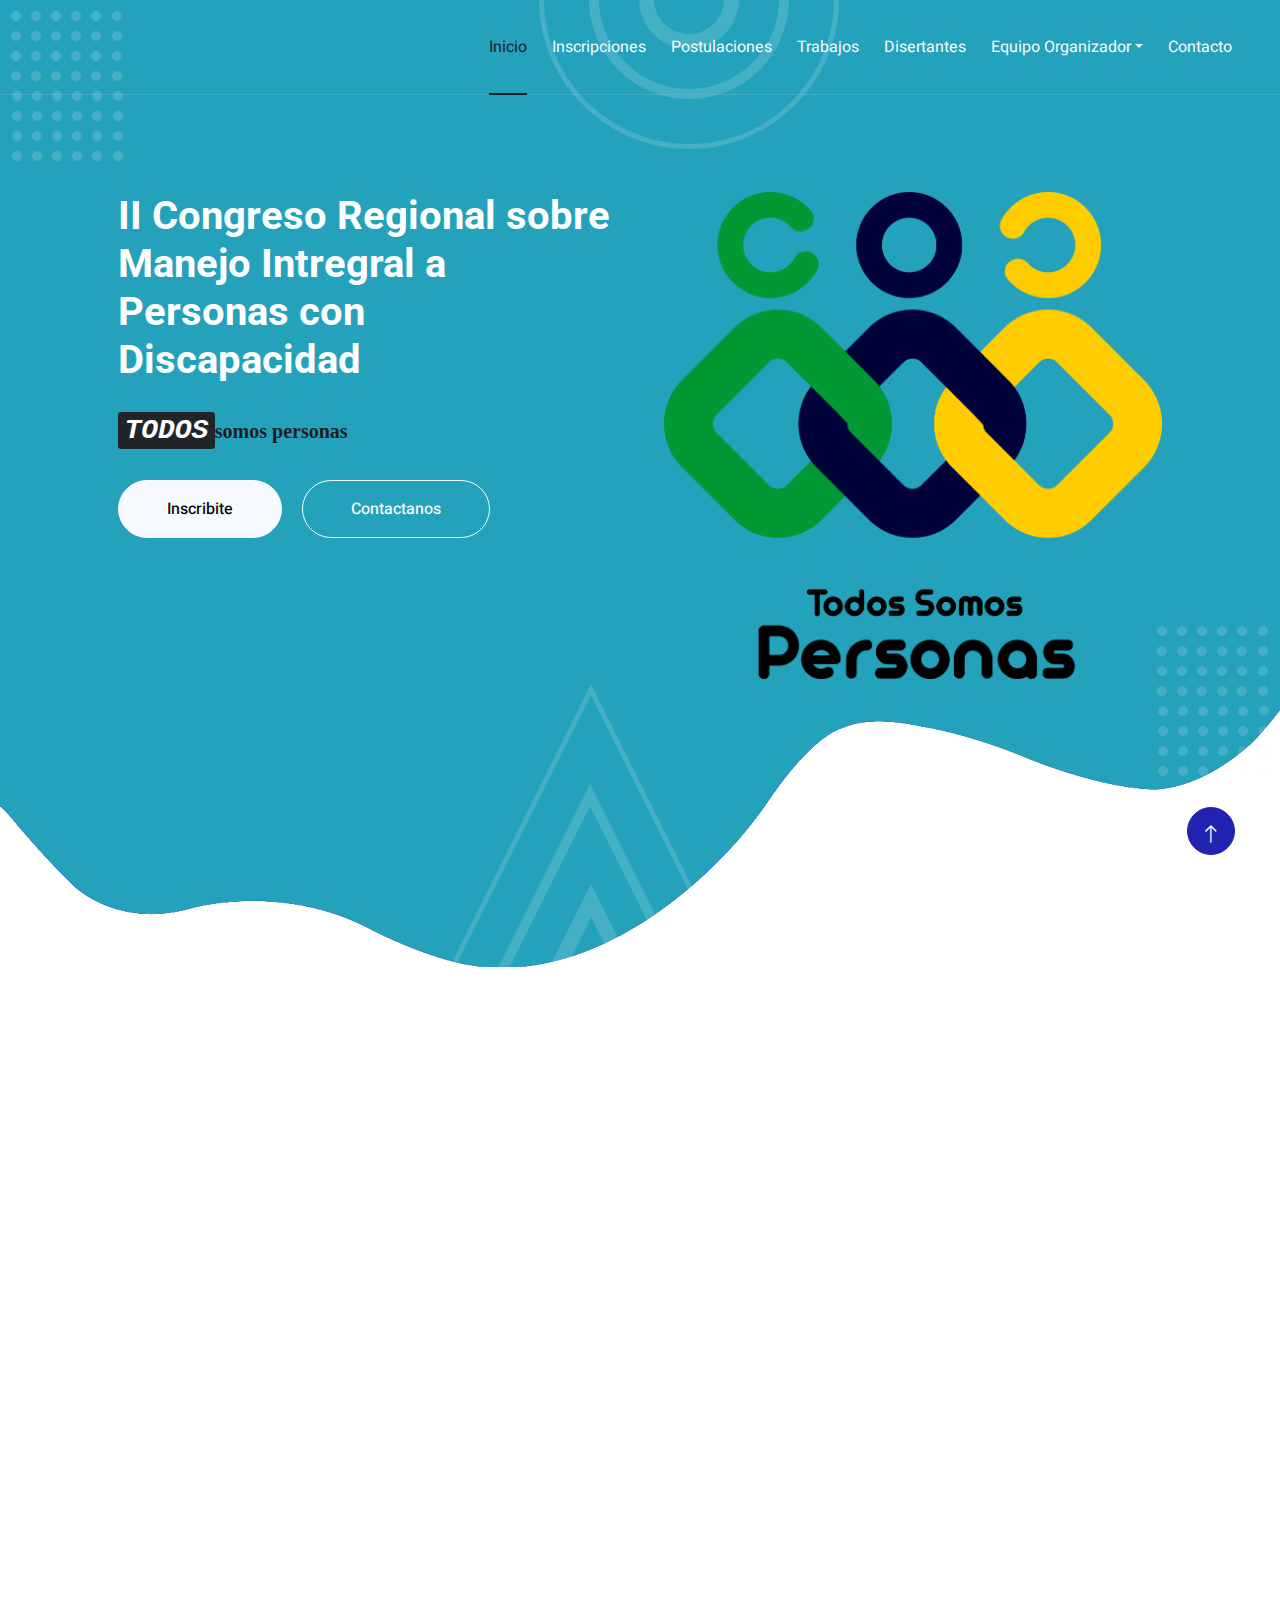
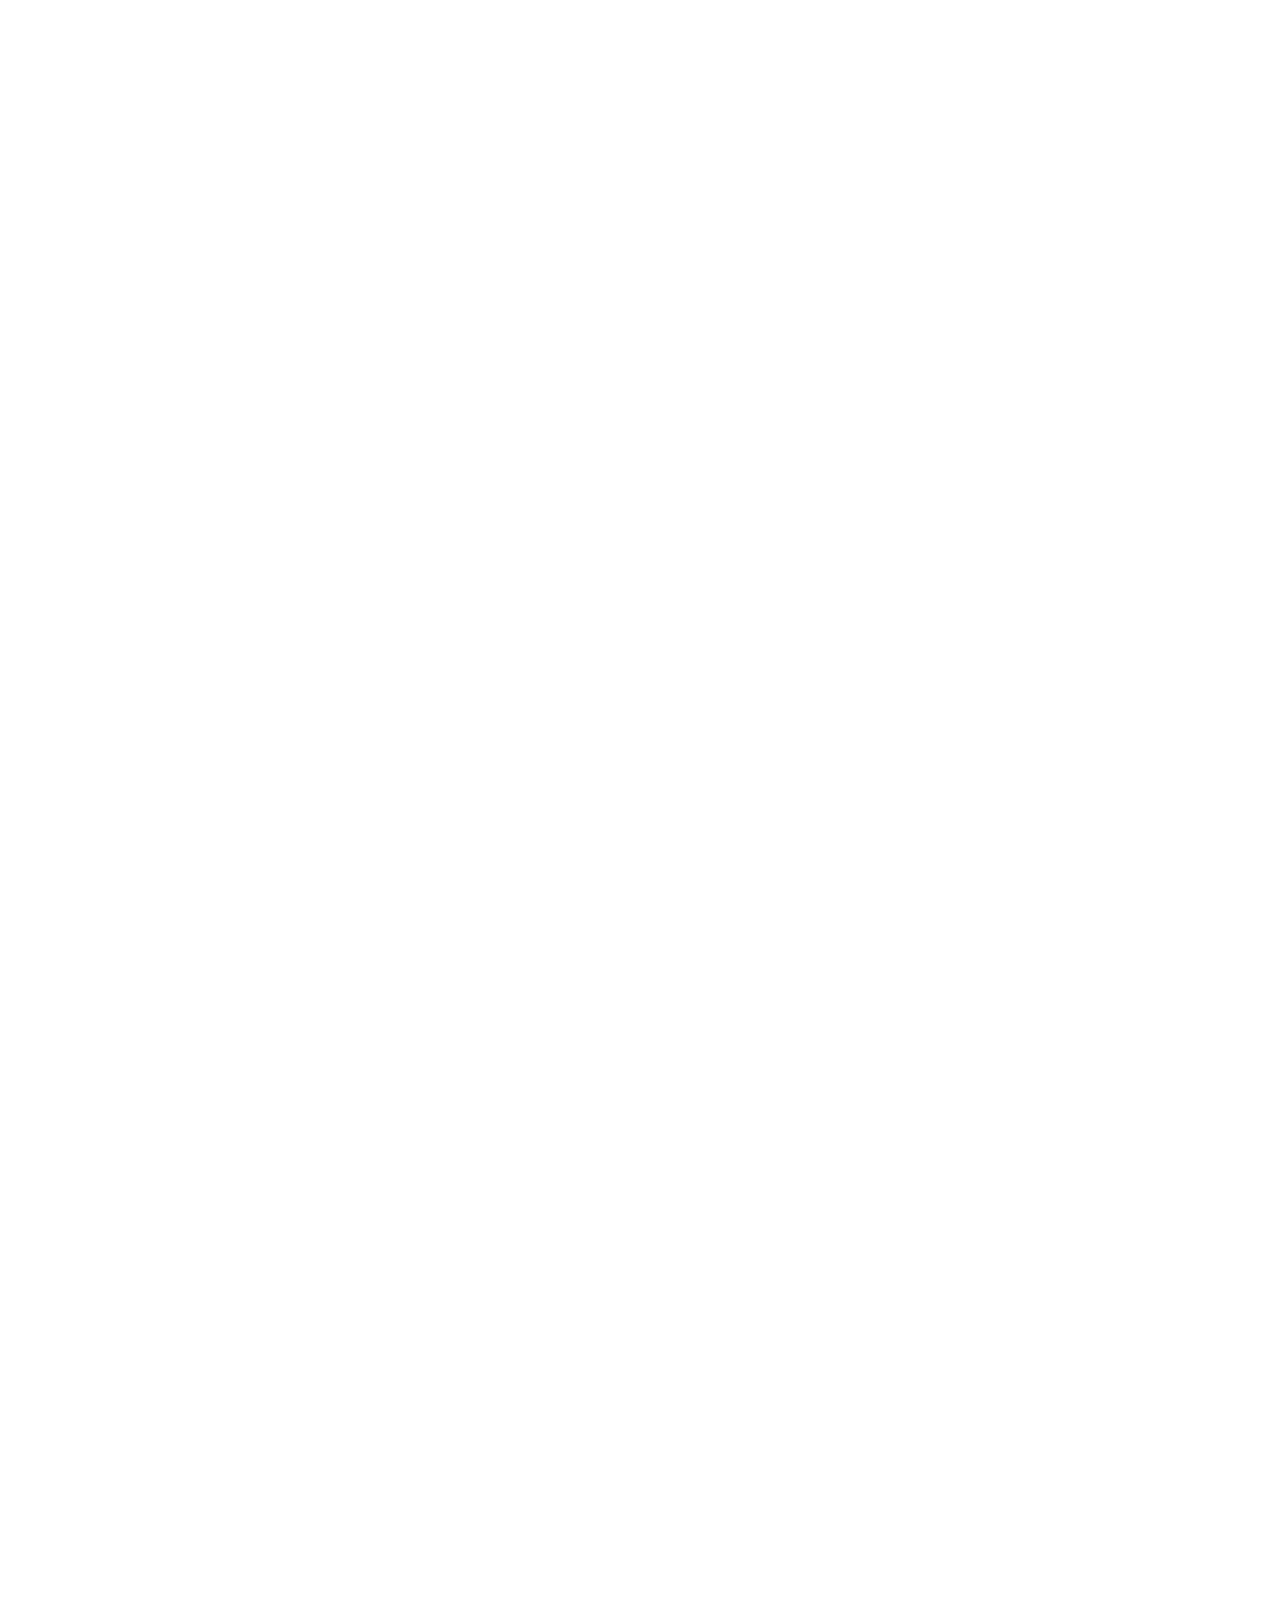
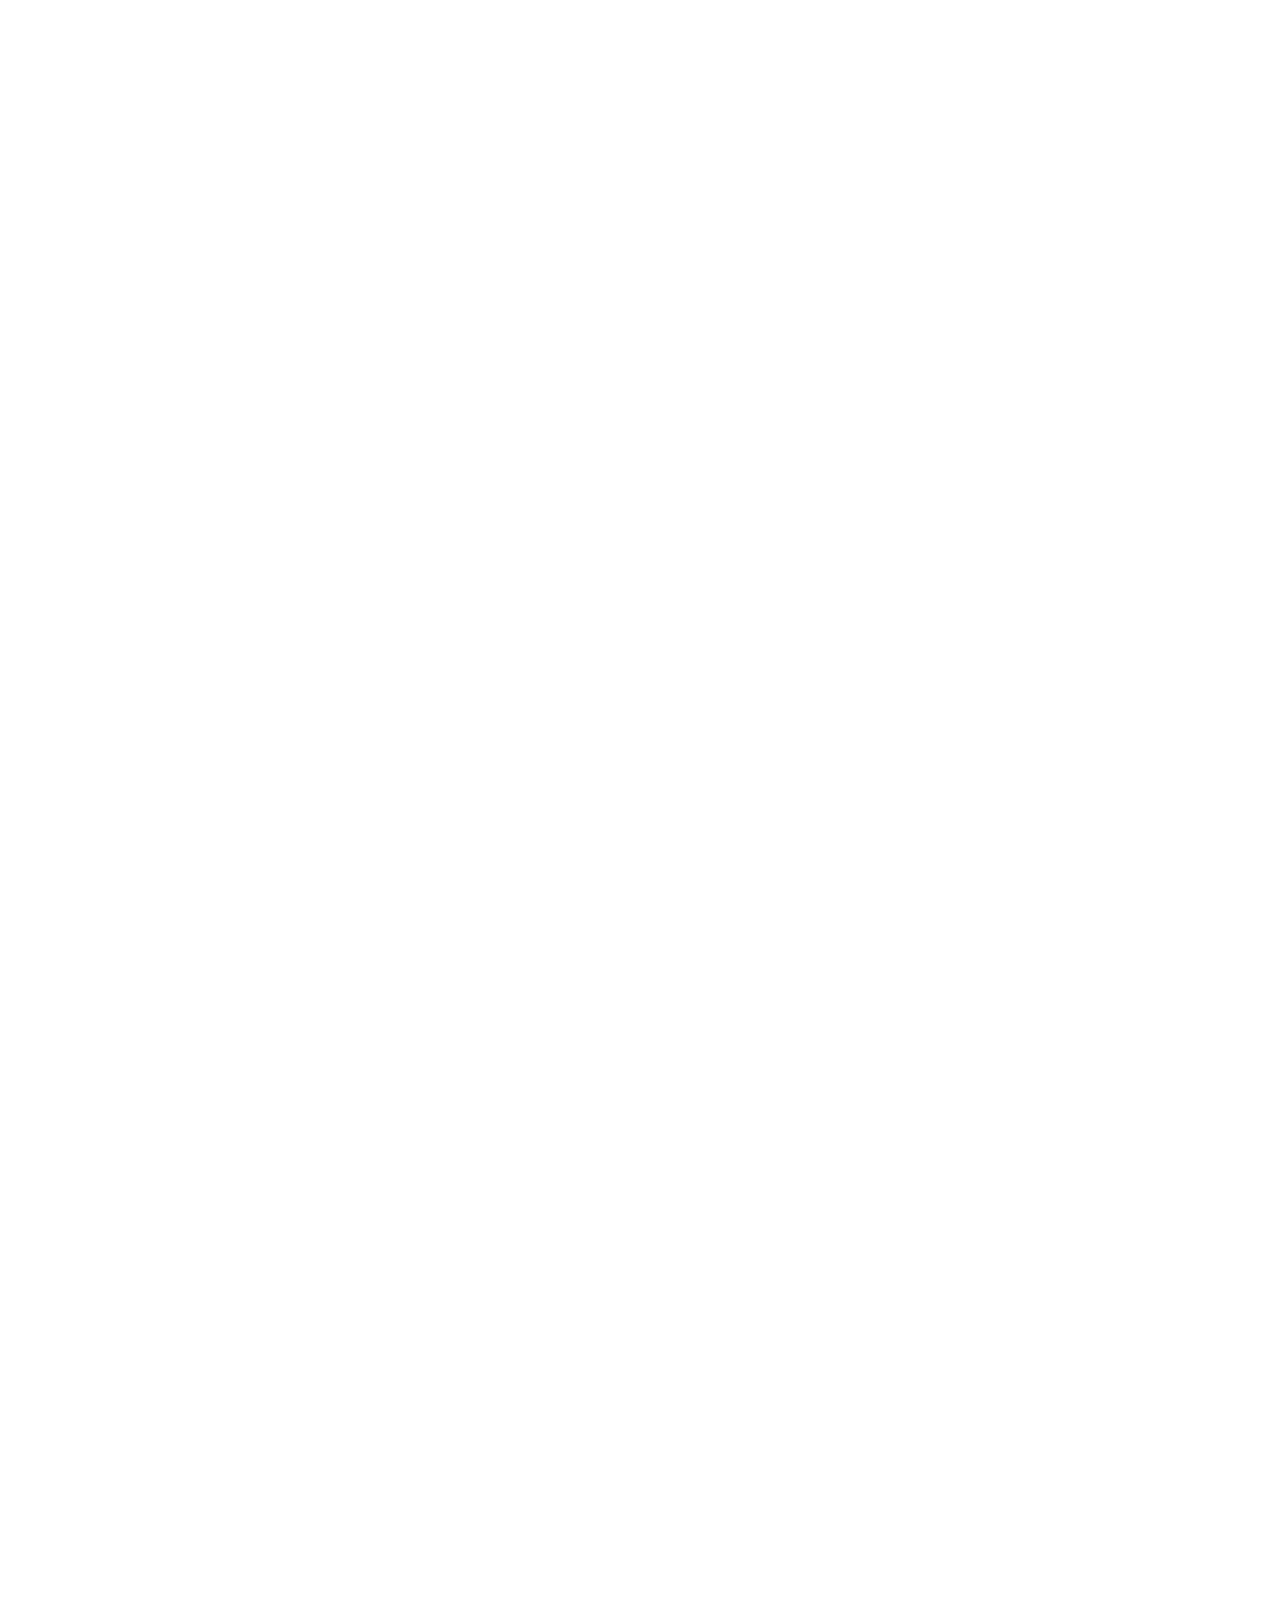
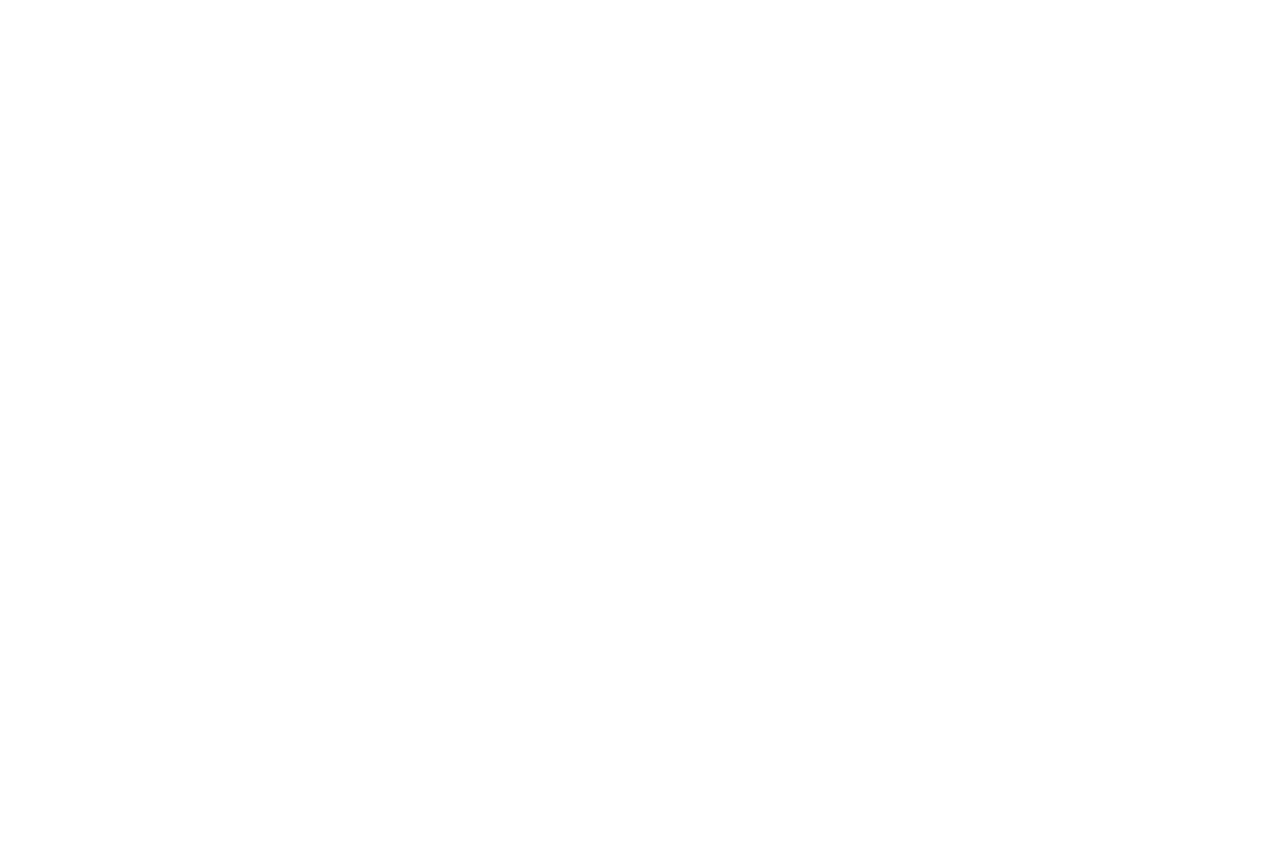
<file: index.html>
<!DOCTYPE html>
<html lang="en">

<head>
    <meta charset="utf-8">
    <title>II Congreso Regional sobre Manejo Intregral a Personas con Discapacidad</title>
    <meta content="width=device-width, initial-scale=1.0" name="viewport">
    <meta content="" name="keywords">
    <meta content="" name="description">

    <!-- Favicon -->
    <link href="img/favicon.ico" rel="icon">

    <!-- Google Web Fonts -->
    <link rel="preconnect" href="https://fonts.googleapis.com">
    <link rel="preconnect" href="https://fonts.gstatic.com" crossorigin>
    <link href="https://fonts.googleapis.com/css2?family=Heebo:wght@400;500&family=Roboto:wght@400;500;700&display=swap" rel="stylesheet"> 

    <!-- Icon Font Stylesheet -->
    <link href="https://cdnjs.cloudflare.com/ajax/libs/font-awesome/5.10.0/css/all.min.css" rel="stylesheet">
    <link href="https://cdn.jsdelivr.net/npm/bootstrap-icons@1.4.1/font/bootstrap-icons.css" rel="stylesheet">

    <!-- Libraries Stylesheet -->
    <link href="lib/animate/animate.min.css" rel="stylesheet">
    <link href="lib/owlcarousel/assets/owl.carousel.min.css" rel="stylesheet">
    <link href="lib/lightbox/css/lightbox.min.css" rel="stylesheet">

    <!-- Customized Bootstrap Stylesheet -->
    <link href="css/bootstrap.min.css" rel="stylesheet">

    <!-- Template Stylesheet -->
    <link href="css/style.css" rel="stylesheet">
</head>

<body>
    <div class="container-xxl bg-white p-0">
        <!-- Spinner Start -->
        <div id="spinner" class="show bg-white position-fixed translate-middle w-100 vh-100 top-50 start-50 d-flex align-items-center justify-content-center">
            <div class="spinner-grow text-primary" style="width: 3rem; height: 3rem;" role="status">
                <span class="sr-only">Cargando...</span>
            </div>
        </div>
        <!-- Spinner End -->

        <!-- Navbar & Hero Start -->
        <div class="container-xxl position-relative p-0">
            <nav class="navbar navbar-expand-lg navbar-light px-4 px-lg-5 py-3 py-lg-0">
                <a href="" class="navbar-brand p-0">
                </a>
                <button class="navbar-toggler" type="button" data-bs-toggle="collapse" data-bs-target="#navbarCollapse">
                    <span class="fa fa-bars"></span>
                </button>
                <div class="collapse navbar-collapse" id="navbarCollapse">
                    <div class="navbar-nav ms-auto py-0">
                        <a href="index.html" class="nav-item nav-link active">Inicio</a>
                        <a href="inscripciones.html" class="nav-item nav-link">Inscripciones</a>
                        <a href="postulaciones.html" class="nav-item nav-link">Postulaciones</a>
                        <a href="trabajos.html" class="nav-item nav-link">Trabajos</a>
                        <a href="disertantes.html" class="nav-item nav-link">Disertantes</a>
                        <div class="nav-item dropdown">
                            <a href="#" class="nav-link dropdown-toggle" data-bs-toggle="dropdown">Equipo Organizador</a>
                            <div class="dropdown-menu m-0">
                                <a href="https://medicina.uni.edu.py/" class="dropdown-item">Facultad de Medicina</a>
                                <a href="https://humanidades.uni.edu.py/" class="dropdown-item">Facultad de Humanidades</a>
                                <a href="https://uni.edu.py/" class="dropdown-item">Rectorado - UNI</a>
                            </div>
                        </div>
                        <a href="contacto.html" class="nav-item nav-link">Contacto</a>
                    </div>
                </div>
            </nav>

            <div class="container-xxl py-5 bg-primary hero-header mb-5">
                <div class="container my-5 py-5 px-lg-5">
                    <div class="row g-5 py-5">
                        <div class="col-lg-6 text-center text-lg-start">
                            <h1 class="text-white mb-4 animated zoomIn">II Congreso Regional sobre Manejo Intregral a Personas con Discapacidad</h1>
                            <h2 class="m-0"></i><kbd>TODOS</kbd><span class="fs-5">somos personas</span></h2>
                            <!-- <p class="text-white pb-3 animated zoomIn">Todos Somos Personas</p> -->
                            <a href="inscripciones.html" class="btn btn-light py-sm-3 px-sm-5 rounded-pill me-3 animated slideInLeft">Inscribite</a>
                            <a href="contacto.html" class="btn btn-outline-light py-sm-3 px-sm-5 rounded-pill animated slideInRight">Contactanos</a>
                        </div>
                        <div class="col-lg-6 text-center text-lg-start">
                            <img class="img-fluid" src="img/Logo0.png" alt="">
                        </div>
                    </div>
                </div>
            </div>
        </div>
        <!-- Navbar & Hero End -->

        <!-- About Start -->
        <div class="container-xxl py-5">
            <div class="container px-lg-5">
                <div class="row g-5">
                    <div class="col-lg-6 wow fadeInUp" data-wow-delay="0.1s">
                        <div class="section-title position-relative mb-4 pb-2">
                            <h6 class="position-relative text-primary ps-4">Acerca del Congreso</h6>
                            <h2 class="mt-2">TODOS somos personas</h2>
                        </div>
                        <p class="mb-4">
                            Todas las personas son diferentes, todas tienen características físicas o intelectuales 
                            que lo identifican como seres únicos e irrepetibles.
                            Los estudiantes deben estar preparados para hacer frente a los cambios y para reafirmar 
                            aquellos que son fundamentales. Hoy la convergencia de diversas fuerzas, exige que los 
                            futuros profesionales expresen claramente los principios éticos, científico-técnicos que 
                            guían su conducta, y su trabajo.
                            Avanzar hacia un modelo más inclusivo al momento de abordar situaciones académicas y/o 
                            clínicas, impulsa a realizar espacios para la adquisición y actualización de conocimientos 
                            sobre el manejo integral a personas con discapacidad.
                        </p>
                        <div class="row g-3">
                            <div class="col-sm-6">
                                <h6 class="mb-3"><i class="fa fa-check text-primary me-2"></i>Expositores de Primer Nivel</h6>
                                <h6 class="mb-0"><i class="fa fa-check text-primary me-2"></i>Divulgación de trabajos de Investigación y Extensión</h6>
                            </div>
                            <div class="col-sm-6">
                                <h6 class="mb-3"><i class="fa fa-check text-primary me-2"></i>Espacios de Aprendizaje</h6>
                                <h6 class="mb-0"><i class="fa fa-check text-primary me-2"></i>Horas de Extensión para estudiantes</h6>
                            </div>
                        </div>
                        <div class="d-flex align-items-center mt-4">
                            <a class="btn btn-primary rounded-pill px-4 me-3" href="acerca.html">Leer más</a>
                            <a class="btn btn-outline-primary btn-square me-3" href=""><i class="fab fa-facebook-f"></i></a>
                            <a class="btn btn-outline-primary btn-square me-3" href=""><i class="fab fa-twitter"></i></a>
                            <a class="btn btn-outline-primary btn-square me-3" href=""><i class="fab fa-instagram"></i></a>
                        </div>
                    </div>
                    <div class="col-lg-6">
                        <img class="img-fluid wow zoomIn" data-wow-delay="0.5s" src="img/disca1.png">
                    </div>
                </div>
            </div>
        </div>
        <!-- About End -->


        <!-- Newsletter Start -->
        <div class="container-xxl bg-primary newsletter my-5 wow fadeInUp" data-wow-delay="0.1s">
            <div class="container px-lg-5">
                <div class="row align-items-center" style="height: 300px;">
                    <img class="img-fluid mt-5" style="height: 250px;" src="img/Logo2.png">
                </div>
            </div>
        </div>
        <!-- Newsletter End -->


        <!-- Service Start -->
        <div class="container-xxl py-5">
            <div class="container px-lg-5">
                <div class="section-title position-relative text-center mb-5 pb-2 wow fadeInUp" data-wow-delay="0.1s">
                    <h6 class="position-relative d-inline text-primary ps-4">Te ofrecemos</h6>
                    <h2 class="mt-2">Opciones</h2>
                </div>
                <div class="row g-4">
                    <div class="col-lg-4 col-md-6 wow zoomIn" data-wow-delay="0.1s">
                        <div class="service-item d-flex flex-column justify-content-center text-center rounded">
                            <div class="service-icon flex-shrink-0">
                                <i class="fa fa-paper-plane fa-2x"></i>
                            </div>
                            <h5 class="mb-3">Postular tu trabajo</h5>
                            <p>Erat ipsum justo amet duo et elitr dolor, est duo duo eos lorem sed diam stet diam sed stet lorem.</p>
                            <a class="btn px-3 mt-auto mx-auto" href="postulaciones.html">Postular</a>
                        </div>
                    </div>
                    <div class="col-lg-4 col-md-6 wow zoomIn" data-wow-delay="0.3s">
                        <div class="service-item d-flex flex-column justify-content-center text-center rounded">
                            <div class="service-icon flex-shrink-0">
                                <i class="fas fa-edit fa-2x"></i>
                            </div>
                            <h5 class="mb-3">Inscribirse como Disertante</h5>
                            <p>Erat ipsum justo amet duo et elitr dolor, est duo duo eos lorem sed diam stet diam sed stet lorem.</p>
                            <a class="btn px-3 mt-auto mx-auto" href="idisertante.html">Inscribirse</a>
                        </div>
                    </div>
                    <div class="col-lg-4 col-md-6 wow zoomIn" data-wow-delay="0.6s">
                        <div class="service-item d-flex flex-column justify-content-center text-center rounded">
                            <div class="service-icon flex-shrink-0">
                                <i class="far fa-edit fa-2x"></i>
                            </div>
                            <h5 class="mb-3">Inscribirse como Estudiante</h5>
                            <p>Erat ipsum justo amet duo et elitr dolor, est duo duo eos lorem sed diam stet diam sed stet lorem.</p>
                            <a class="btn px-3 mt-auto mx-auto" href="iestudiante.html">Inscribirse</a>
                        </div>
                    </div>
                   <!-- <div class="col-lg-4 col-md-6 wow zoomIn" data-wow-delay="0.1s">
                        <div class="service-item d-flex flex-column justify-content-center text-center rounded">
                            <div class="service-icon flex-shrink-0">
                                <i class="fa fa-home fa-2x"></i>
                            </div>
                            <h5 class="mb-3">Email Marketing</h5>
                            <p>Erat ipsum justo amet duo et elitr dolor, est duo duo eos lorem sed diam stet diam sed stet lorem.</p>
                            <a class="btn px-3 mt-auto mx-auto" href="">Read More</a>
                        </div>
                    </div>
                    <div class="col-lg-4 col-md-6 wow zoomIn" data-wow-delay="0.3s">
                        <div class="service-item d-flex flex-column justify-content-center text-center rounded">
                            <div class="service-icon flex-shrink-0">
                                <i class="fa fa-home fa-2x"></i>
                            </div>
                            <h5 class="mb-3">PPC Advertising</h5>
                            <p>Erat ipsum justo amet duo et elitr dolor, est duo duo eos lorem sed diam stet diam sed stet lorem.</p>
                            <a class="btn px-3 mt-auto mx-auto" href="">Read More</a>
                        </div>
                    </div>
                    <div class="col-lg-4 col-md-6 wow zoomIn" data-wow-delay="0.6s">
                        <div class="service-item d-flex flex-column justify-content-center text-center rounded">
                            <div class="service-icon flex-shrink-0">
                                <i class="fa fa-home fa-2x"></i>
                            </div>
                            <h5 class="mb-3">App Development</h5>
                            <p>Erat ipsum justo amet duo et elitr dolor, est duo duo eos lorem sed diam stet diam sed stet lorem.</p>
                            <a class="btn px-3 mt-auto mx-auto" href="">Read More</a>
                        </div>
                    </div> -->
                </div>
            </div>
        </div>
        <!-- Service End -->

        <!-- Portfolio Start -->
        <div class="container-xxl py-5">
            <div class="container px-lg-5">
                <div class="section-title position-relative text-center mb-5 pb-2 wow fadeInUp" data-wow-delay="0.1s">
                    <h6 class="position-relative d-inline text-primary ps-4">Proyectos</h6>
                    <h2 class="mt-2">Galería de Proyectos</h2>
                </div>
                <div class="row mt-n2 wow fadeInUp" data-wow-delay="0.1s">
                    <div class="col-12 text-center">
                        <ul class="list-inline mb-5" id="portfolio-flters">
                            <li class="btn px-3 pe-4 active" data-filter="*">Todos</li>
                            <li class="btn px-3 pe-4" data-filter=".first">Investigación</li>
                            <li class="btn px-3 pe-4" data-filter=".second">Extensión</li>
                        </ul>
                    </div>
                </div>
                <div class="row g-4 portfolio-container">
                    <div class="col-lg-4 col-md-6 portfolio-item first wow zoomIn" data-wow-delay="0.1s">
                        <div class="position-relative rounded overflow-hidden">
                            <img class="img-fluid w-100" src="img/portfolio-1.jpg" alt="">
                            <div class="portfolio-overlay">
                                <a class="btn btn-light" href="img/portfolio-1.jpg" data-lightbox="portfolio"><i class="fa fa-plus fa-2x text-primary"></i></a>
                                <div class="mt-auto">
                                    <small class="text-white"><i class="fa fa-folder me-2"></i>Proyecto</small>
                                    <a class="h5 d-block text-white mt-1 mb-0" href="">Nombre del Proyecto</a>
                                </div>
                            </div>
                        </div>
                    </div>
                    <div class="col-lg-4 col-md-6 portfolio-item second wow zoomIn" data-wow-delay="0.3s">
                        <div class="position-relative rounded overflow-hidden">
                            <img class="img-fluid w-100" src="img/portfolio-2.jpg" alt="">
                            <div class="portfolio-overlay">
                                <a class="btn btn-light" href="img/portfolio-2.jpg" data-lightbox="portfolio"><i class="fa fa-plus fa-2x text-primary"></i></a>
                                <div class="mt-auto">
                                    <small class="text-white"><i class="fa fa-folder me-2"></i>Proyecto</small>
                                    <a class="h5 d-block text-white mt-1 mb-0" href="">Nombre del Proyecto</a>
                                </div>
                            </div>
                        </div>
                    </div>
                    <div class="col-lg-4 col-md-6 portfolio-item first wow zoomIn" data-wow-delay="0.6s">
                        <div class="position-relative rounded overflow-hidden">
                            <img class="img-fluid w-100" src="img/portfolio-3.jpg" alt="">
                            <div class="portfolio-overlay">
                                <a class="btn btn-light" href="img/portfolio-3.jpg" data-lightbox="portfolio"><i class="fa fa-plus fa-2x text-primary"></i></a>
                                <div class="mt-auto">
                                    <small class="text-white"><i class="fa fa-folder me-2"></i>Proyecto</small>
                                    <a class="h5 d-block text-white mt-1 mb-0" href="">Nombre del Proyecto</a>
                                </div>
                            </div>
                        </div>
                    </div>
                    <div class="col-lg-4 col-md-6 portfolio-item second wow zoomIn" data-wow-delay="0.1s">
                        <div class="position-relative rounded overflow-hidden">
                            <img class="img-fluid w-100" src="img/portfolio-4.jpg" alt="">
                            <div class="portfolio-overlay">
                                <a class="btn btn-light" href="img/portfolio-4.jpg" data-lightbox="portfolio"><i class="fa fa-plus fa-2x text-primary"></i></a>
                                <div class="mt-auto">
                                    <small class="text-white"><i class="fa fa-folder me-2"></i>Proyecto</small>
                                    <a class="h5 d-block text-white mt-1 mb-0" href="">Nombre del Proyecto</a>
                                </div>
                            </div>
                        </div>
                    </div>
                    <div class="col-lg-4 col-md-6 portfolio-item first wow zoomIn" data-wow-delay="0.3s">
                        <div class="position-relative rounded overflow-hidden">
                            <img class="img-fluid w-100" src="img/portfolio-5.jpg" alt="">
                            <div class="portfolio-overlay">
                                <a class="btn btn-light" href="img/portfolio-5.jpg" data-lightbox="portfolio"><i class="fa fa-plus fa-2x text-primary"></i></a>
                                <div class="mt-auto">
                                    <small class="text-white"><i class="fa fa-folder me-2"></i>Proyecto</small>
                                    <a class="h5 d-block text-white mt-1 mb-0" href="">Nombre del Proyecto</a>
                                </div>
                            </div>
                        </div>
                    </div>
                    <div class="col-lg-4 col-md-6 portfolio-item second wow zoomIn" data-wow-delay="0.6s">
                        <div class="position-relative rounded overflow-hidden">
                            <img class="img-fluid w-100" src="img/portfolio-6.jpg" alt="">
                            <div class="portfolio-overlay">
                                <a class="btn btn-light" href="img/portfolio-6.jpg" data-lightbox="portfolio"><i class="fa fa-plus fa-2x text-primary"></i></a>
                                <div class="mt-auto">
                                    <small class="text-white"><i class="fa fa-folder me-2"></i>Proyecto</small>
                                    <a class="h5 d-block text-white mt-1 mb-0" href="">Nombre del Proyecto</a>
                                </div>
                            </div>
                        </div>
                    </div>
                </div>
            </div>
        </div>
        <!-- Portfolio End -->

        <!-- Testimonial Start -->
        <div class="container-xxl bg-primary testimonial py-5 my-5 wow fadeInUp" data-wow-delay="0.1s">
            <div class="container py-5 px-lg-5">
                <div class="owl-carousel testimonial-carousel">
                    <div class="testimonial-item bg-transparent border rounded text-white p-4">
                        <i class="fa fa-quote-left fa-2x mb-3"></i>
                        <p>Dolor et eos labore, stet justo sed est sed. Diam sed sed dolor stet amet eirmod eos labore diam</p>
                        <div class="d-flex align-items-center">
                            <img class="img-fluid flex-shrink-0 rounded-circle" src="img/testimonial-1.jpg" style="width: 50px; height: 50px;">
                            <div class="ps-3">
                                <h6 class="text-white mb-1">Client Name</h6>
                                <small>Profession</small>
                            </div>
                        </div>
                    </div>
                    <div class="testimonial-item bg-transparent border rounded text-white p-4">
                        <i class="fa fa-quote-left fa-2x mb-3"></i>
                        <p>Dolor et eos labore, stet justo sed est sed. Diam sed sed dolor stet amet eirmod eos labore diam</p>
                        <div class="d-flex align-items-center">
                            <img class="img-fluid flex-shrink-0 rounded-circle" src="img/testimonial-2.jpg" style="width: 50px; height: 50px;">
                            <div class="ps-3">
                                <h6 class="text-white mb-1">Client Name</h6>
                                <small>Profession</small>
                            </div>
                        </div>
                    </div>
                    <div class="testimonial-item bg-transparent border rounded text-white p-4">
                        <i class="fa fa-quote-left fa-2x mb-3"></i>
                        <p>Dolor et eos labore, stet justo sed est sed. Diam sed sed dolor stet amet eirmod eos labore diam</p>
                        <div class="d-flex align-items-center">
                            <img class="img-fluid flex-shrink-0 rounded-circle" src="img/testimonial-3.jpg" style="width: 50px; height: 50px;">
                            <div class="ps-3">
                                <h6 class="text-white mb-1">Client Name</h6>
                                <small>Profession</small>
                            </div>
                        </div>
                    </div>
                    <div class="testimonial-item bg-transparent border rounded text-white p-4">
                        <i class="fa fa-quote-left fa-2x mb-3"></i>
                        <p>Dolor et eos labore, stet justo sed est sed. Diam sed sed dolor stet amet eirmod eos labore diam</p>
                        <div class="d-flex align-items-center">
                            <img class="img-fluid flex-shrink-0 rounded-circle" src="img/testimonial-4.jpg" style="width: 50px; height: 50px;">
                            <div class="ps-3">
                                <h6 class="text-white mb-1">Client Name</h6>
                                <small>Profession</small>
                            </div>
                        </div>
                    </div>
                </div>
            </div>
        </div>
        <!-- Testimonial End -->

        <!-- Team Start -->
        <div class="container-xxl py-5">
            <div class="container px-lg-5">
                <div class="section-title position-relative text-center mb-5 pb-2 wow fadeInUp" data-wow-delay="0.1s">
                    <h6 class="position-relative d-inline text-primary ps-4">Trabajos</h6>
                    <h2 class="mt-2">Conocé a los Disertantes</h2>
                </div>
                <div class="row g-4">
                    <div class="col-lg-4 col-md-6 wow fadeInUp" data-wow-delay="0.1s">
                        <div class="team-item">
                            <div class="d-flex">
                                <div class="flex-shrink-0 d-flex flex-column align-items-center mt-4 pt-5" style="width: 75px;">
                                    <a class="btn btn-square text-primary bg-white my-1" href=""><i class="fab fa-facebook-f"></i></a>
                                    <a class="btn btn-square text-primary bg-white my-1" href=""><i class="fab fa-twitter"></i></a>
                                    <a class="btn btn-square text-primary bg-white my-1" href=""><i class="fab fa-instagram"></i></a>
                                </div>
                                <img class="img-fluid rounded w-100" src="img/team-1.jpg" alt="">
                            </div>
                            <div class="px-4 py-3">
                                <h5 class="fw-bold m-0">Luis Román</h5>
                                <small>Especialista en Psiquiatra</small>
                                <p>Universidad de Buenos Aires</p>
                            </div>
                        </div>
                    </div>
                    <div class="col-lg-4 col-md-6 wow fadeInUp" data-wow-delay="0.3s">
                        <div class="team-item">
                            <div class="d-flex">
                                <div class="flex-shrink-0 d-flex flex-column align-items-center mt-4 pt-5" style="width: 75px;">
                                    <a class="btn btn-square text-primary bg-white my-1" href=""><i class="fab fa-facebook-f"></i></a>
                                    <a class="btn btn-square text-primary bg-white my-1" href=""><i class="fab fa-twitter"></i></a>
                                    <a class="btn btn-square text-primary bg-white my-1" href=""><i class="fab fa-instagram"></i></a>
                                </div>
                                <img class="img-fluid rounded w-100" src="img/team-2.jpg" alt="">
                            </div>
                            <div class="px-4 py-3">
                                <h5 class="fw-bold m-0">Luisa Carvalho</h5>
                                <small>Phd. en Psicología Clínica</small>
                                <p>Universidad de Massachusetts</p>
                            </div>
                        </div>
                    </div>
                    <div class="col-lg-4 col-md-6 wow fadeInUp" data-wow-delay="0.6s">
                        <div class="team-item">
                            <div class="d-flex">
                                <div class="flex-shrink-0 d-flex flex-column align-items-center mt-4 pt-5" style="width: 75px;">
                                    <a class="btn btn-square text-primary bg-white my-1" href=""><i class="fab fa-facebook-f"></i></a>
                                    <a class="btn btn-square text-primary bg-white my-1" href=""><i class="fab fa-twitter"></i></a>
                                    <a class="btn btn-square text-primary bg-white my-1" href=""><i class="fab fa-instagram"></i></a>
                                </div>
                                <img class="img-fluid rounded w-100" src="img/team-3.jpg" alt="">
                            </div>
                            <div class="px-4 py-3">
                                <h5 class="fw-bold m-0">Ever Galarza</h5>
                                <small>Máster en Sociología Aplicada</small>
                                <p>Universidad Complutense de Madrid</p>
                            </div>
                        </div>
                    </div>
                </div>
            </div>
        </div>
        <!-- Team End -->
        
        <!-- Footer Start -->
        <div class="container-fluid bg-primary text-light footer mt-5 pt-5 wow fadeIn" data-wow-delay="0.1s">
            <div class="container py-5 px-lg-5">
                <div class="row g-5">
                    <div class="col-md-6 col-lg-3">
                        <h5 class="text-white mb-4">Contactanos</h5>
                        <p><i class="fa fa-map-marker-alt me-3"></i>
                            <a href="https://maps.google.com/maps?z=16&q=abg.%2Blorenzo%2Bzacar%C3%ADas%2Bn%C2%BA255%2Bc%2Fruta%2Bn%C2%BA1%2Bkm%2B2.5" 
                            target="_blank" rel="noopener noreferrer" style="color: white;">
                                Abg. Lorenzo Zacarías N° 255
                            </a>
                        </p>
                        <p><i class="fa fa-phone-alt me-3"></i>(+59571) 206990/1</p>
                        <p><i class="fa fa-envelope me-3"></i>Encarnación - Itapúa - Paraguay</p>
                        <div class="d-flex pt-2">
                            <a class="btn btn-outline-light btn-social" href=""><i class="fab fa-twitter"></i></a>
                            <a class="btn btn-outline-light btn-social" href=""><i class="fab fa-facebook-f"></i></a>
                            <a class="btn btn-outline-light btn-social" href=""><i class="fab fa-youtube"></i></a>
                            <a class="btn btn-outline-light btn-social" href=""><i class="fab fa-instagram"></i></a>
                        </div>
                    </div>
                    <div class="col-md-6 col-lg-3">
                        
                    </div>
                    <div class="col-md-6 col-lg-3">

                    </div>
                    <div class="col-md-6 col-lg-3">
                        <img class="img-fluid" src="img/Logo0.png" alt="Image">
                    </div>
                </div>
            </div>
            <div class="container px-lg-5">
                <div class="copyright">
                    <div class="row">
                        <div class="col-md-6 text-center text-md-start mb-3 mb-md-0">
                            &copy;<a>JDGCH</a>, Todos los Derechos Reservados. 
							
							<!--/*** This template is free as long as you keep the footer author’s credit link/attribution link/backlink. If you'd like to use the template without the footer author’s credit link/attribution link/backlink, you can purchase the Credit Removal License from "https://htmlcodex.com/credit-removal". Thank you for your support. ***/-->
							<a class="border-bottom" href="https://htmlcodex.com">HTML Codex</a>
                        </div>
                        <div class="col-md-6 text-center text-md-end">
                            <div class="footer-menu">
                                <a href="index.html">Inicio</a>
                                <a href="inscripciones.html">Inscripciones</a>
                                <a href="postulaciones.html">Postulaciones</a>
                                <a href="contacto.html">Contacto</a>
                            </div>
                        </div>
                    </div>
                </div>
            </div>
        </div>
        <!-- Footer End -->


        <!-- Back to Top -->
        <a href="#" class="btn btn-lg btn-primary btn-lg-square back-to-top pt-2"><i class="bi bi-arrow-up"></i></a>
    </div>

    <!-- JavaScript Libraries -->
    <script src="https://code.jquery.com/jquery-3.4.1.min.js"></script>
    <script src="https://cdn.jsdelivr.net/npm/bootstrap@5.0.0/dist/js/bootstrap.bundle.min.js"></script>
    <script src="lib/wow/wow.min.js"></script>
    <script src="lib/easing/easing.min.js"></script>
    <script src="lib/waypoints/waypoints.min.js"></script>
    <script src="lib/owlcarousel/owl.carousel.min.js"></script>
    <script src="lib/isotope/isotope.pkgd.min.js"></script>
    <script src="lib/lightbox/js/lightbox.min.js"></script>

    <!-- Template Javascript -->
    <script src="js/main.js"></script>
</body>

</html>
</file>
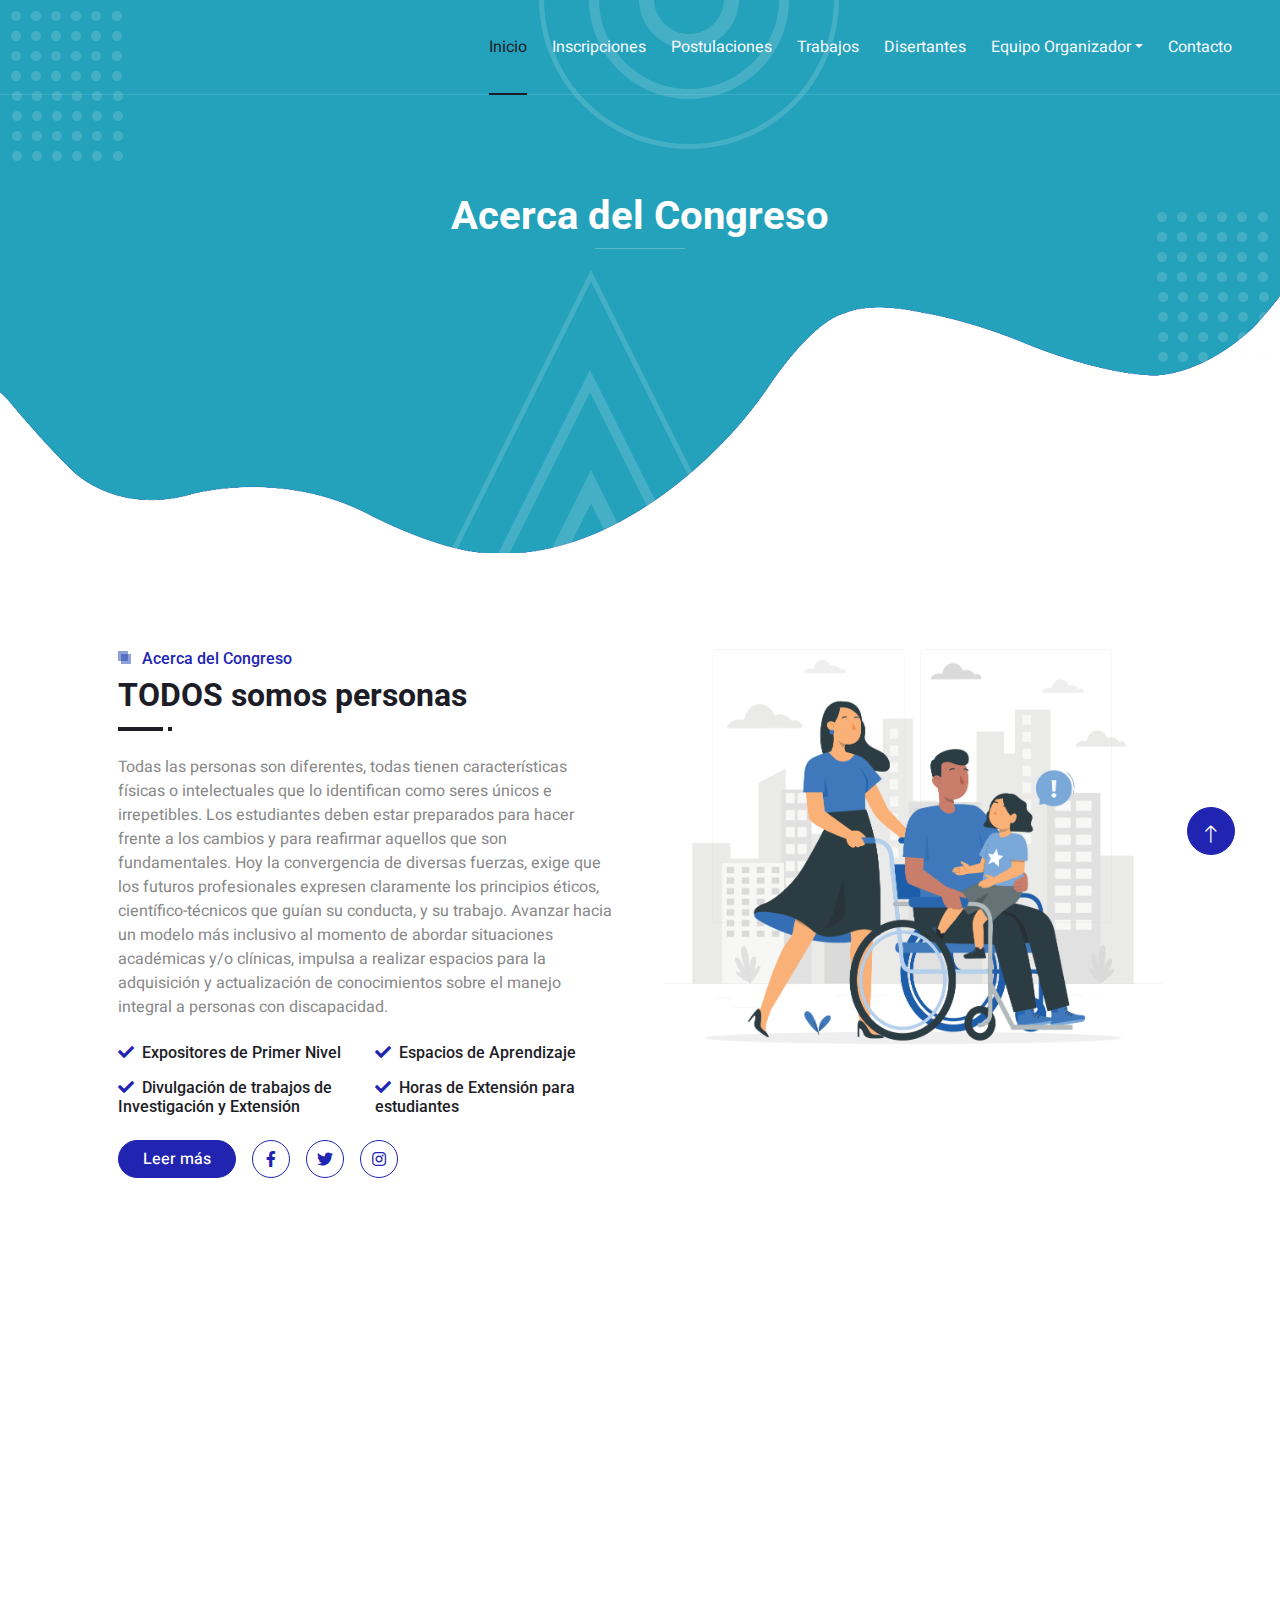
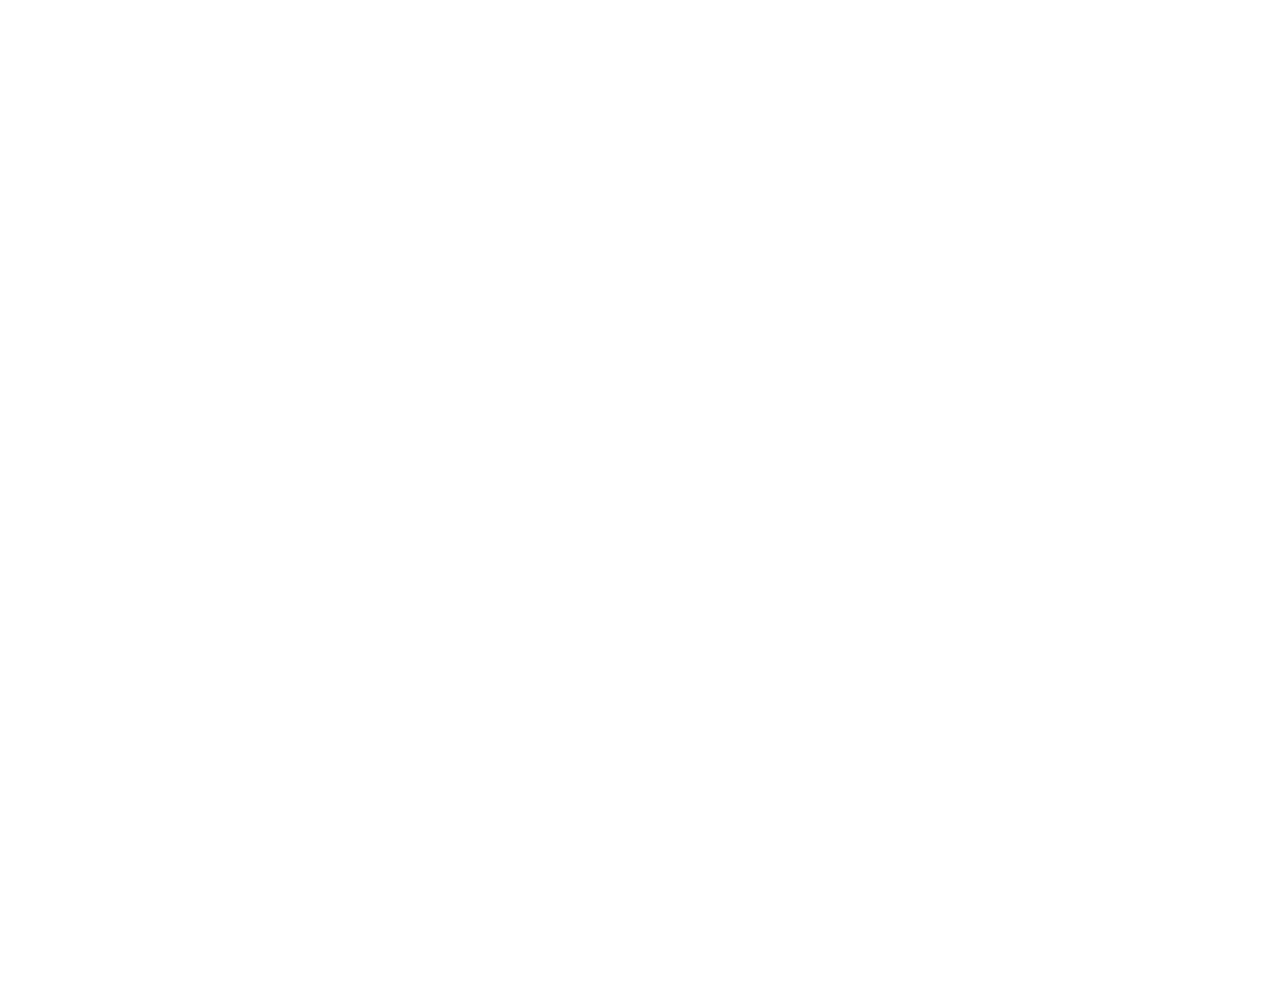
<file: acerca.html>
<!DOCTYPE html>
<html lang="en">

<head>
    <meta charset="utf-8">
    <title>II Congreso Regional sobre Manejo Intregral a Personas con Discapacidad</title>
    <meta content="width=device-width, initial-scale=1.0" name="viewport">
    <meta content="" name="keywords">
    <meta content="" name="description">

    <!-- Favicon -->
    <link href="img/favicon.ico" rel="icon">

    <!-- Google Web Fonts -->
    <link rel="preconnect" href="https://fonts.googleapis.com">
    <link rel="preconnect" href="https://fonts.gstatic.com" crossorigin>
    <link href="https://fonts.googleapis.com/css2?family=Heebo:wght@400;500&family=Roboto:wght@400;500;700&display=swap" rel="stylesheet"> 

    <!-- Icon Font Stylesheet -->
    <link href="https://cdnjs.cloudflare.com/ajax/libs/font-awesome/5.10.0/css/all.min.css" rel="stylesheet">
    <link href="https://cdn.jsdelivr.net/npm/bootstrap-icons@1.4.1/font/bootstrap-icons.css" rel="stylesheet">

    <!-- Libraries Stylesheet -->
    <link href="lib/animate/animate.min.css" rel="stylesheet">
    <link href="lib/owlcarousel/assets/owl.carousel.min.css" rel="stylesheet">
    <link href="lib/lightbox/css/lightbox.min.css" rel="stylesheet">

    <!-- Customized Bootstrap Stylesheet -->
    <link href="css/bootstrap.min.css" rel="stylesheet">

    <!-- Template Stylesheet -->
    <link href="css/style.css" rel="stylesheet">
</head>

<body>
    <div class="container-xxl bg-white p-0">
        <!-- Spinner Start -->
        <div id="spinner" class="show bg-white position-fixed translate-middle w-100 vh-100 top-50 start-50 d-flex align-items-center justify-content-center">
            <div class="spinner-grow text-primary" style="width: 3rem; height: 3rem;" role="status">
                <span class="sr-only">Loading...</span>
            </div>
        </div>
        <!-- Spinner End -->

        <!-- Navbar & Hero Start -->
        <div class="container-xxl position-relative p-0">
            <nav class="navbar navbar-expand-lg navbar-light px-4 px-lg-5 py-3 py-lg-0">
                <a href="" class="navbar-brand p-0">
                </a>
                <button class="navbar-toggler" type="button" data-bs-toggle="collapse" data-bs-target="#navbarCollapse">
                    <span class="fa fa-bars"></span>
                </button>
                <div class="collapse navbar-collapse" id="navbarCollapse">
                    <div class="navbar-nav ms-auto py-0">
                        <a href="index.html" class="nav-item nav-link active">Inicio</a>
                        <a href="inscripciones.html" class="nav-item nav-link">Inscripciones</a>
                        <a href="postulaciones.html" class="nav-item nav-link">Postulaciones</a>
                        <a href="trabajos.html" class="nav-item nav-link">Trabajos</a>
                        <a href="disertantes.html" class="nav-item nav-link">Disertantes</a>
                        <div class="nav-item dropdown">
                            <a href="#" class="nav-link dropdown-toggle" data-bs-toggle="dropdown">Equipo Organizador</a>
                            <div class="dropdown-menu m-0">
                                <a href="https://medicina.uni.edu.py/" class="dropdown-item">Facultad de Medicina</a>
                                <a href="https://humanidades.uni.edu.py/" class="dropdown-item">Facultad de Humanidades</a>
                                <a href="https://uni.edu.py/" class="dropdown-item">Rectorado - UNI</a>
                            </div>
                        </div>
                        <a href="contacto.html" class="nav-item nav-link">Contacto</a>
                    </div>
                </div>
            </nav>

            <div class="container-xxl py-5 bg-primary hero-header mb-5">
                <div class="container my-5 py-5 px-lg-5">
                    <div class="row g-5 py-5">
                        <div class="col-12 text-center">
                            <h1 class="text-white animated zoomIn">Acerca del Congreso</h1>
                            <hr class="bg-white mx-auto mt-0" style="width: 90px;">
                        </div>
                    </div>
                </div>
            </div>
        </div>
        <!-- Navbar & Hero End -->

        <!-- About Start -->
        <div class="container-xxl py-5">
            <div class="container px-lg-5">
                <div class="row g-5">
                    <div class="col-lg-6 wow fadeInUp" data-wow-delay="0.1s">
                        <div class="section-title position-relative mb-4 pb-2">
                            <h6 class="position-relative text-primary ps-4">Acerca del Congreso</h6>
                            <h2 class="mt-2">TODOS somos personas</h2>
                        </div>
                        <p class="mb-4">
                            Todas las personas son diferentes, todas tienen características físicas o intelectuales 
                            que lo identifican como seres únicos e irrepetibles.
                            Los estudiantes deben estar preparados para hacer frente a los cambios y para reafirmar 
                            aquellos que son fundamentales. Hoy la convergencia de diversas fuerzas, exige que los 
                            futuros profesionales expresen claramente los principios éticos, científico-técnicos que 
                            guían su conducta, y su trabajo.
                            Avanzar hacia un modelo más inclusivo al momento de abordar situaciones académicas y/o 
                            clínicas, impulsa a realizar espacios para la adquisición y actualización de conocimientos 
                            sobre el manejo integral a personas con discapacidad.
                        </p>
                        <div class="row g-3">
                            <div class="col-sm-6">
                                <h6 class="mb-3"><i class="fa fa-check text-primary me-2"></i>Expositores de Primer Nivel</h6>
                                <h6 class="mb-0"><i class="fa fa-check text-primary me-2"></i>Divulgación de trabajos de Investigación y Extensión</h6>
                            </div>
                            <div class="col-sm-6">
                                <h6 class="mb-3"><i class="fa fa-check text-primary me-2"></i>Espacios de Aprendizaje</h6>
                                <h6 class="mb-0"><i class="fa fa-check text-primary me-2"></i>Horas de Extensión para estudiantes</h6>
                            </div>
                        </div>
                        <div class="d-flex align-items-center mt-4">
                            <a class="btn btn-primary rounded-pill px-4 me-3" href="acerca.html">Leer más</a>
                            <a class="btn btn-outline-primary btn-square me-3" href=""><i class="fab fa-facebook-f"></i></a>
                            <a class="btn btn-outline-primary btn-square me-3" href=""><i class="fab fa-twitter"></i></a>
                            <a class="btn btn-outline-primary btn-square me-3" href=""><i class="fab fa-instagram"></i></a>
                        </div>
                    </div>
                    <div class="col-lg-6">
                        <img class="img-fluid wow zoomIn" data-wow-delay="0.5s" src="img/disca1.png">
                    </div>
                </div>
            </div>
        </div>
        <!-- About End -->

        <!-- Team Start -->
        <div class="container-xxl py-5">
            <div class="container px-lg-5">
                <div class="section-title position-relative text-center mb-5 pb-2 wow fadeInUp" data-wow-delay="0.1s">
                    <h6 class="position-relative d-inline text-primary ps-4">Trabajos</h6>
                    <h2 class="mt-2">Conocé a los Disertantes</h2>
                </div>
                <div class="row g-4">
                    <div class="col-lg-4 col-md-6 wow fadeInUp" data-wow-delay="0.1s">
                        <div class="team-item">
                            <div class="d-flex">
                                <div class="flex-shrink-0 d-flex flex-column align-items-center mt-4 pt-5" style="width: 75px;">
                                    <a class="btn btn-square text-primary bg-white my-1" href=""><i class="fab fa-facebook-f"></i></a>
                                    <a class="btn btn-square text-primary bg-white my-1" href=""><i class="fab fa-twitter"></i></a>
                                    <a class="btn btn-square text-primary bg-white my-1" href=""><i class="fab fa-instagram"></i></a>
                                </div>
                                <img class="img-fluid rounded w-100" src="img/team-1.jpg" alt="">
                            </div>
                            <div class="px-4 py-3">
                                <h5 class="fw-bold m-0">Luis Román</h5>
                                <small>Especialista en Psiquiatra</small>
                                <p>Universidad de Buenos Aires</p>
                            </div>
                        </div>
                    </div>
                    <div class="col-lg-4 col-md-6 wow fadeInUp" data-wow-delay="0.3s">
                        <div class="team-item">
                            <div class="d-flex">
                                <div class="flex-shrink-0 d-flex flex-column align-items-center mt-4 pt-5" style="width: 75px;">
                                    <a class="btn btn-square text-primary bg-white my-1" href=""><i class="fab fa-facebook-f"></i></a>
                                    <a class="btn btn-square text-primary bg-white my-1" href=""><i class="fab fa-twitter"></i></a>
                                    <a class="btn btn-square text-primary bg-white my-1" href=""><i class="fab fa-instagram"></i></a>
                                </div>
                                <img class="img-fluid rounded w-100" src="img/team-2.jpg" alt="">
                            </div>
                            <div class="px-4 py-3">
                                <h5 class="fw-bold m-0">Luisa Carvalho</h5>
                                <small>Phd. en Psicología Clínica</small>
                                <p>Universidad de Massachusetts</p>
                            </div>
                        </div>
                    </div>
                    <div class="col-lg-4 col-md-6 wow fadeInUp" data-wow-delay="0.6s">
                        <div class="team-item">
                            <div class="d-flex">
                                <div class="flex-shrink-0 d-flex flex-column align-items-center mt-4 pt-5" style="width: 75px;">
                                    <a class="btn btn-square text-primary bg-white my-1" href=""><i class="fab fa-facebook-f"></i></a>
                                    <a class="btn btn-square text-primary bg-white my-1" href=""><i class="fab fa-twitter"></i></a>
                                    <a class="btn btn-square text-primary bg-white my-1" href=""><i class="fab fa-instagram"></i></a>
                                </div>
                                <img class="img-fluid rounded w-100" src="img/team-3.jpg" alt="">
                            </div>
                            <div class="px-4 py-3">
                                <h5 class="fw-bold m-0">Ever Galarza</h5>
                                <small>Máster en Sociología Aplicada</small>
                                <p>Universidad Complutense de Madrid</p>
                            </div>
                        </div>
                    </div>
                </div>
            </div>
        </div>
        <!-- Team End -->
        

        <!-- Footer Start -->
        <div class="container-fluid bg-primary text-light footer mt-5 pt-5 wow fadeIn" data-wow-delay="0.1s">
            <div class="container py-5 px-lg-5">
                <div class="row g-5">
                    <div class="col-md-6 col-lg-3">
                        <h5 class="text-white mb-4">Contactanos</h5>
                        <p><i class="fa fa-map-marker-alt me-3"></i>
                            <a href="https://maps.google.com/maps?z=16&q=abg.%2Blorenzo%2Bzacar%C3%ADas%2Bn%C2%BA255%2Bc%2Fruta%2Bn%C2%BA1%2Bkm%2B2.5" 
                            target="_blank" rel="noopener noreferrer" style="color: white;">
                                Abg. Lorenzo Zacarías N° 255
                            </a>
                        </p>
                        <p><i class="fa fa-phone-alt me-3"></i>(+59571) 206990/1</p>
                        <p><i class="fa fa-envelope me-3"></i>Encarnación - Itapúa - Paraguay</p>
                        <div class="d-flex pt-2">
                            <a class="btn btn-outline-light btn-social" href=""><i class="fab fa-twitter"></i></a>
                            <a class="btn btn-outline-light btn-social" href=""><i class="fab fa-facebook-f"></i></a>
                            <a class="btn btn-outline-light btn-social" href=""><i class="fab fa-youtube"></i></a>
                            <a class="btn btn-outline-light btn-social" href=""><i class="fab fa-instagram"></i></a>
                        </div>
                    </div>
                    <div class="col-md-6 col-lg-3">
                        
                    </div>
                    <div class="col-md-6 col-lg-3">

                    </div>
                    <div class="col-md-6 col-lg-3">
                        <img class="img-fluid" src="img/Logo0.png" alt="Image">
                    </div>
                </div>
            </div>
            <div class="container px-lg-5">
                <div class="copyright">
                    <div class="row">
                        <div class="col-md-6 text-center text-md-start mb-3 mb-md-0">
                            &copy;<a>JDGCH</a>, Todos los Derechos Reservados. 
							
							<!--/*** This template is free as long as you keep the footer author’s credit link/attribution link/backlink. If you'd like to use the template without the footer author’s credit link/attribution link/backlink, you can purchase the Credit Removal License from "https://htmlcodex.com/credit-removal". Thank you for your support. ***/-->
							<a class="border-bottom" href="https://htmlcodex.com">HTML Codex</a>
                        </div>
                        <div class="col-md-6 text-center text-md-end">
                            <div class="footer-menu">
                                <a href="index.html">Inicio</a>
                                <a href="inscripciones.html">Inscripciones</a>
                                <a href="postulaciones.html">Postulaciones</a>
                                <a href="contacto.html">Contacto</a>
                            </div>
                        </div>
                    </div>
                </div>
            </div>
        </div>
        <!-- Footer End -->


        <!-- Back to Top -->
        <a href="#" class="btn btn-lg btn-primary btn-lg-square back-to-top pt-2"><i class="bi bi-arrow-up"></i></a>
    </div>

    <!-- JavaScript Libraries -->
    <script src="https://code.jquery.com/jquery-3.4.1.min.js"></script>
    <script src="https://cdn.jsdelivr.net/npm/bootstrap@5.0.0/dist/js/bootstrap.bundle.min.js"></script>
    <script src="lib/wow/wow.min.js"></script>
    <script src="lib/easing/easing.min.js"></script>
    <script src="lib/waypoints/waypoints.min.js"></script>
    <script src="lib/owlcarousel/owl.carousel.min.js"></script>
    <script src="lib/isotope/isotope.pkgd.min.js"></script>
    <script src="lib/lightbox/js/lightbox.min.js"></script>

    <!-- Template Javascript -->
    <script src="js/main.js"></script>
</body>

</html>
</file>
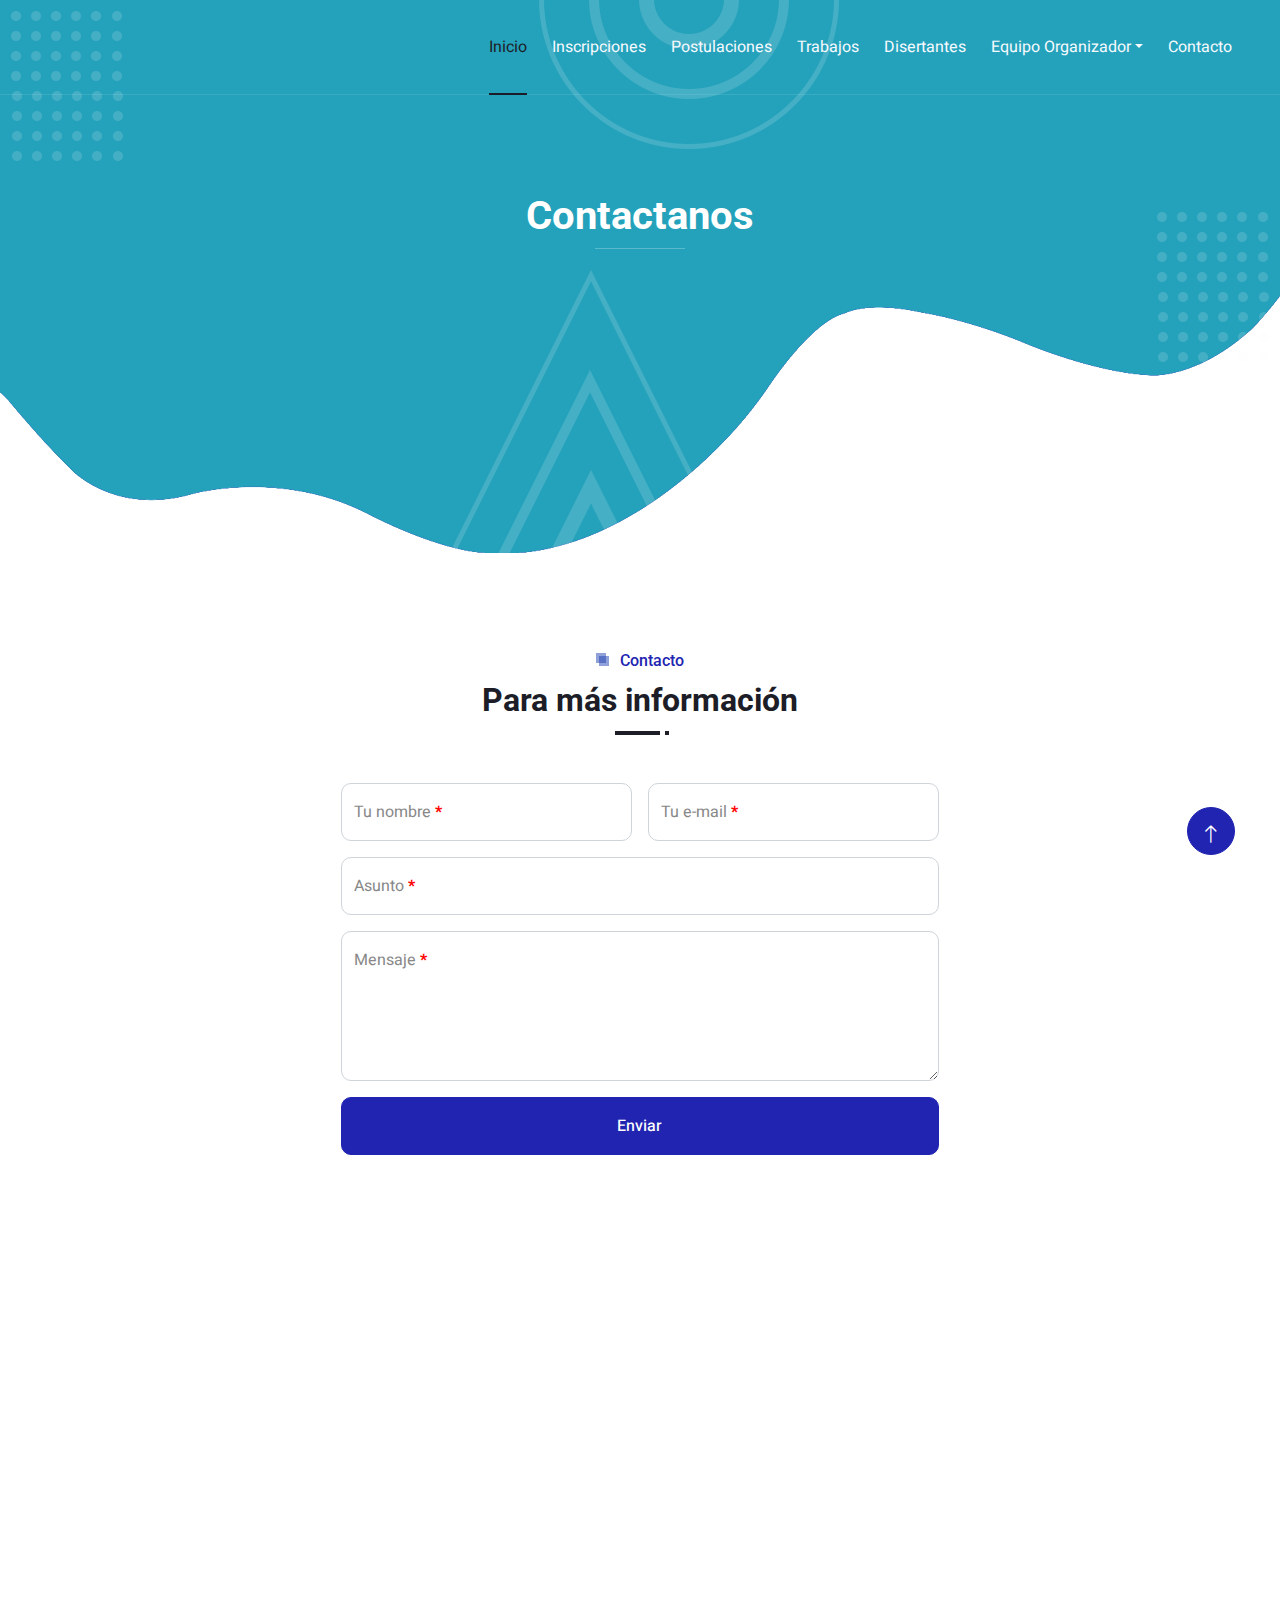
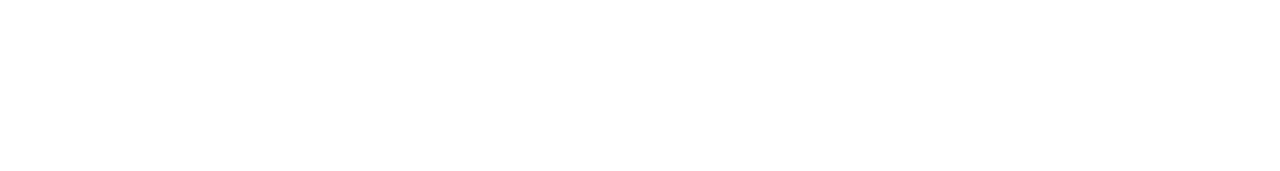
<file: contacto.html>
<!DOCTYPE html>
<html lang="en">

<head>
    <meta charset="utf-8">
    <title>II Congreso Regional sobre Manejo Intregral a Personas con Discapacidad</title>
    <meta content="width=device-width, initial-scale=1.0" name="viewport">
    <meta content="" name="keywords">
    <meta content="" name="description">

    <!-- Favicon -->
    <link href="img/favicon.ico" rel="icon">

    <!-- Google Web Fonts -->
    <link rel="preconnect" href="https://fonts.googleapis.com">
    <link rel="preconnect" href="https://fonts.gstatic.com" crossorigin>
    <link href="https://fonts.googleapis.com/css2?family=Heebo:wght@400;500&family=Roboto:wght@400;500;700&display=swap" rel="stylesheet"> 

    <!-- Icon Font Stylesheet -->
    <link href="https://cdnjs.cloudflare.com/ajax/libs/font-awesome/5.10.0/css/all.min.css" rel="stylesheet">
    <link href="https://cdn.jsdelivr.net/npm/bootstrap-icons@1.4.1/font/bootstrap-icons.css" rel="stylesheet">

    <!-- Libraries Stylesheet -->
    <link href="lib/animate/animate.min.css" rel="stylesheet">
    <link href="lib/owlcarousel/assets/owl.carousel.min.css" rel="stylesheet">
    <link href="lib/lightbox/css/lightbox.min.css" rel="stylesheet">

    <!-- Customized Bootstrap Stylesheet -->
    <link href="css/bootstrap.min.css" rel="stylesheet">

    <!-- Template Stylesheet -->
    <link href="css/style.css" rel="stylesheet">
</head>

<body>
    <div class="container-xxl bg-white p-0">
        <!-- Spinner Start -->
        <div id="spinner" class="show bg-white position-fixed translate-middle w-100 vh-100 top-50 start-50 d-flex align-items-center justify-content-center">
            <div class="spinner-grow text-primary" style="width: 3rem; height: 3rem;" role="status">
                <span class="sr-only">Loading...</span>
            </div>
        </div>
        <!-- Spinner End -->

        <!-- Navbar & Hero Start -->
        <div class="container-xxl position-relative p-0">
            <nav class="navbar navbar-expand-lg navbar-light px-4 px-lg-5 py-3 py-lg-0">
                <a href="" class="navbar-brand p-0">
                </a>
                <button class="navbar-toggler" type="button" data-bs-toggle="collapse" data-bs-target="#navbarCollapse">
                    <span class="fa fa-bars"></span>
                </button>
                <div class="collapse navbar-collapse" id="navbarCollapse">
                    <div class="navbar-nav ms-auto py-0">
                        <a href="index.html" class="nav-item nav-link active">Inicio</a>
                        <a href="inscripciones.html" class="nav-item nav-link">Inscripciones</a>
                        <a href="postulaciones.html" class="nav-item nav-link">Postulaciones</a>
                        <a href="trabajos.html" class="nav-item nav-link">Trabajos</a>
                        <a href="disertantes.html" class="nav-item nav-link">Disertantes</a>
                        <div class="nav-item dropdown">
                            <a href="#" class="nav-link dropdown-toggle" data-bs-toggle="dropdown">Equipo Organizador</a>
                            <div class="dropdown-menu m-0">
                                <a href="https://medicina.uni.edu.py/" class="dropdown-item">Facultad de Medicina</a>
                                <a href="https://humanidades.uni.edu.py/" class="dropdown-item">Facultad de Humanidades</a>
                                <a href="https://uni.edu.py/" class="dropdown-item">Rectorado - UNI</a>
                            </div>
                        </div>
                        <a href="contacto.html" class="nav-item nav-link">Contacto</a>
                    </div>
                </div>
            </nav>

            <div class="container-xxl py-5 bg-primary hero-header mb-5">
                <div class="container my-5 py-5 px-lg-5">
                    <div class="row g-5 py-5">
                        <div class="col-12 text-center">
                            <h1 class="text-white animated zoomIn">Contactanos</h1>
                            <hr class="bg-white mx-auto mt-0" style="width: 90px;">
                            </nav>
                        </div>
                    </div>
                </div>
            </div>
        </div>
        <!-- Navbar & Hero End -->

        <!-- Contact Start -->
        <div class="container-xxl py-5">
            <div class="container px-lg-5">
                <div class="row justify-content-center">
                    <div class="col-lg-7">
                        <div class="section-title position-relative text-center mb-5 pb-2 wow fadeInUp" data-wow-delay="0.1s">
                            <h6 class="position-relative d-inline text-primary ps-4">Contacto</h6>
                            <h2 class="mt-2">Para más información</h2>
                        </div>
                        <div class="wow fadeInUp" data-wow-delay="0.3s">
                            <form id="form_c" action="" class="form">
                                <div class="row g-3">
                                    <div class="col-md-6">
                                        <div class="form-floating">
                                            <input type="text" class="form-control" name="nombre" id="name" placeholder="Tu nombre" required>
                                            <label for="name">Tu nombre</label>
                                        </div>
                                    </div>
                                    <div class="col-md-6">
                                        <div class="form-floating">
                                            <input type="email" class="form-control" name="mail" id="email" placeholder="Tu correo" required>
                                            <label for="email">Tu e-mail</label>
                                        </div>
                                    </div>
                                    <div class="col-12">
                                        <div class="form-floating">
                                            <input type="text" class="form-control" name="asunto" id="subject" placeholder="Asunto" required>
                                            <label for="subject">Asunto</label>
                                        </div>
                                    </div>
                                    <div class="col-12">
                                        <div class="form-floating">
                                            <textarea class="form-control" placeholder="Escribe tu mensaje aquí" name="mensaje" id="message" style="height: 150px" required></textarea>
                                            <label for="message">Mensaje</label>
                                        </div>
                                    </div>
                                    <div class="col-12">
                                        <button class="btn btn-primary w-100 py-3" type="submit">Enviar</button>
                                    </div>
                                </div>
                            </form>
                            <a href="mailto:congresoregional@humanidades.uni.edu.py" id="correo">correo</a>
                        </div>
                    </div>
                </div>
            </div>
        </div>
        <!-- Contact End -->
        

        <!-- Footer Start -->
        <div class="container-fluid bg-primary text-light footer mt-5 pt-5 wow fadeIn" data-wow-delay="0.1s">
            <div class="container py-5 px-lg-5">
                <div class="row g-5">
                    <div class="col-md-6 col-lg-3">
                        <h5 class="text-white mb-4">Contactanos</h5>
                        <p><i class="fa fa-map-marker-alt me-3"></i>
                            <a href="https://maps.google.com/maps?z=16&q=abg.%2Blorenzo%2Bzacar%C3%ADas%2Bn%C2%BA255%2Bc%2Fruta%2Bn%C2%BA1%2Bkm%2B2.5" 
                            target="_blank" rel="noopener noreferrer" style="color: white;">
                                Abg. Lorenzo Zacarías N° 255
                            </a>
                        </p>
                        <p><i class="fa fa-phone-alt me-3"></i>(+59571) 206990/1</p>
                        <p><i class="fa fa-envelope me-3"></i>Encarnación - Itapúa - Paraguay</p>
                        <div class="d-flex pt-2">
                            <a class="btn btn-outline-light btn-social" href=""><i class="fab fa-twitter"></i></a>
                            <a class="btn btn-outline-light btn-social" href=""><i class="fab fa-facebook-f"></i></a>
                            <a class="btn btn-outline-light btn-social" href=""><i class="fab fa-youtube"></i></a>
                            <a class="btn btn-outline-light btn-social" href=""><i class="fab fa-instagram"></i></a>
                        </div>
                    </div>
                    <div class="col-md-6 col-lg-3">
                        
                    </div>
                    <div class="col-md-6 col-lg-3">

                    </div>
                    <div class="col-md-6 col-lg-3">
                        <img class="img-fluid" src="img/Logo0.png" alt="Image">
                    </div>
                </div>
            </div>
            <div class="container px-lg-5">
                <div class="copyright">
                    <div class="row">
                        <div class="col-md-6 text-center text-md-start mb-3 mb-md-0">
                            &copy;<a>JDGCH</a>, Todos los Derechos Reservados. 
							
							<!--/*** This template is free as long as you keep the footer author’s credit link/attribution link/backlink. If you'd like to use the template without the footer author’s credit link/attribution link/backlink, you can purchase the Credit Removal License from "https://htmlcodex.com/credit-removal". Thank you for your support. ***/-->
							<a class="border-bottom" href="https://htmlcodex.com">HTML Codex</a>
                        </div>
                        <div class="col-md-6 text-center text-md-end">
                            <div class="footer-menu">
                                <a href="index.html">Inicio</a>
                                <a href="inscripciones.html">Inscripciones</a>
                                <a href="postulaciones.html">Postulaciones</a>
                                <a href="contacto.html">Contacto</a>
                            </div>
                        </div>
                    </div>
                </div>
            </div>
        </div>
        <!-- Footer End -->

        <!-- Back to Top -->
        <a href="#" class="btn btn-lg btn-primary btn-lg-square back-to-top pt-2"><i class="bi bi-arrow-up"></i></a>
    </div>

    <!-- JavaScript Libraries -->
    <script src="https://code.jquery.com/jquery-3.4.1.min.js"></script>
    <script src="https://cdn.jsdelivr.net/npm/bootstrap@5.0.0/dist/js/bootstrap.bundle.min.js"></script>
    <script src="lib/wow/wow.min.js"></script>
    <script src="lib/easing/easing.min.js"></script>
    <script src="lib/waypoints/waypoints.min.js"></script>
    <script src="lib/owlcarousel/owl.carousel.min.js"></script>
    <script src="lib/isotope/isotope.pkgd.min.js"></script>
    <script src="lib/lightbox/js/lightbox.min.js"></script>

    <!-- Template Javascript -->
    <script src="js/main.js"></script>
    <script>
        const $form = document.querySelector('#form_c')
        const $buttonMailto = document.querySelector('#correo')

        $form.addEventListener('submit', enviaform)

        function enviaform(event) {
            event.preventDefault()
            const form = new FormData(this)
            $buttonMailto.setAttribute('href', `mailto:congresoregional@humanidades.uni.edu.py?subject=${form.get('asunto')}&body=${form.get('mensaje')}     ${form.get('nombre')}`)
            $buttonMailto.click()
            window.location ="index.html";
        }
    </script>
</body>

</html>
</file>
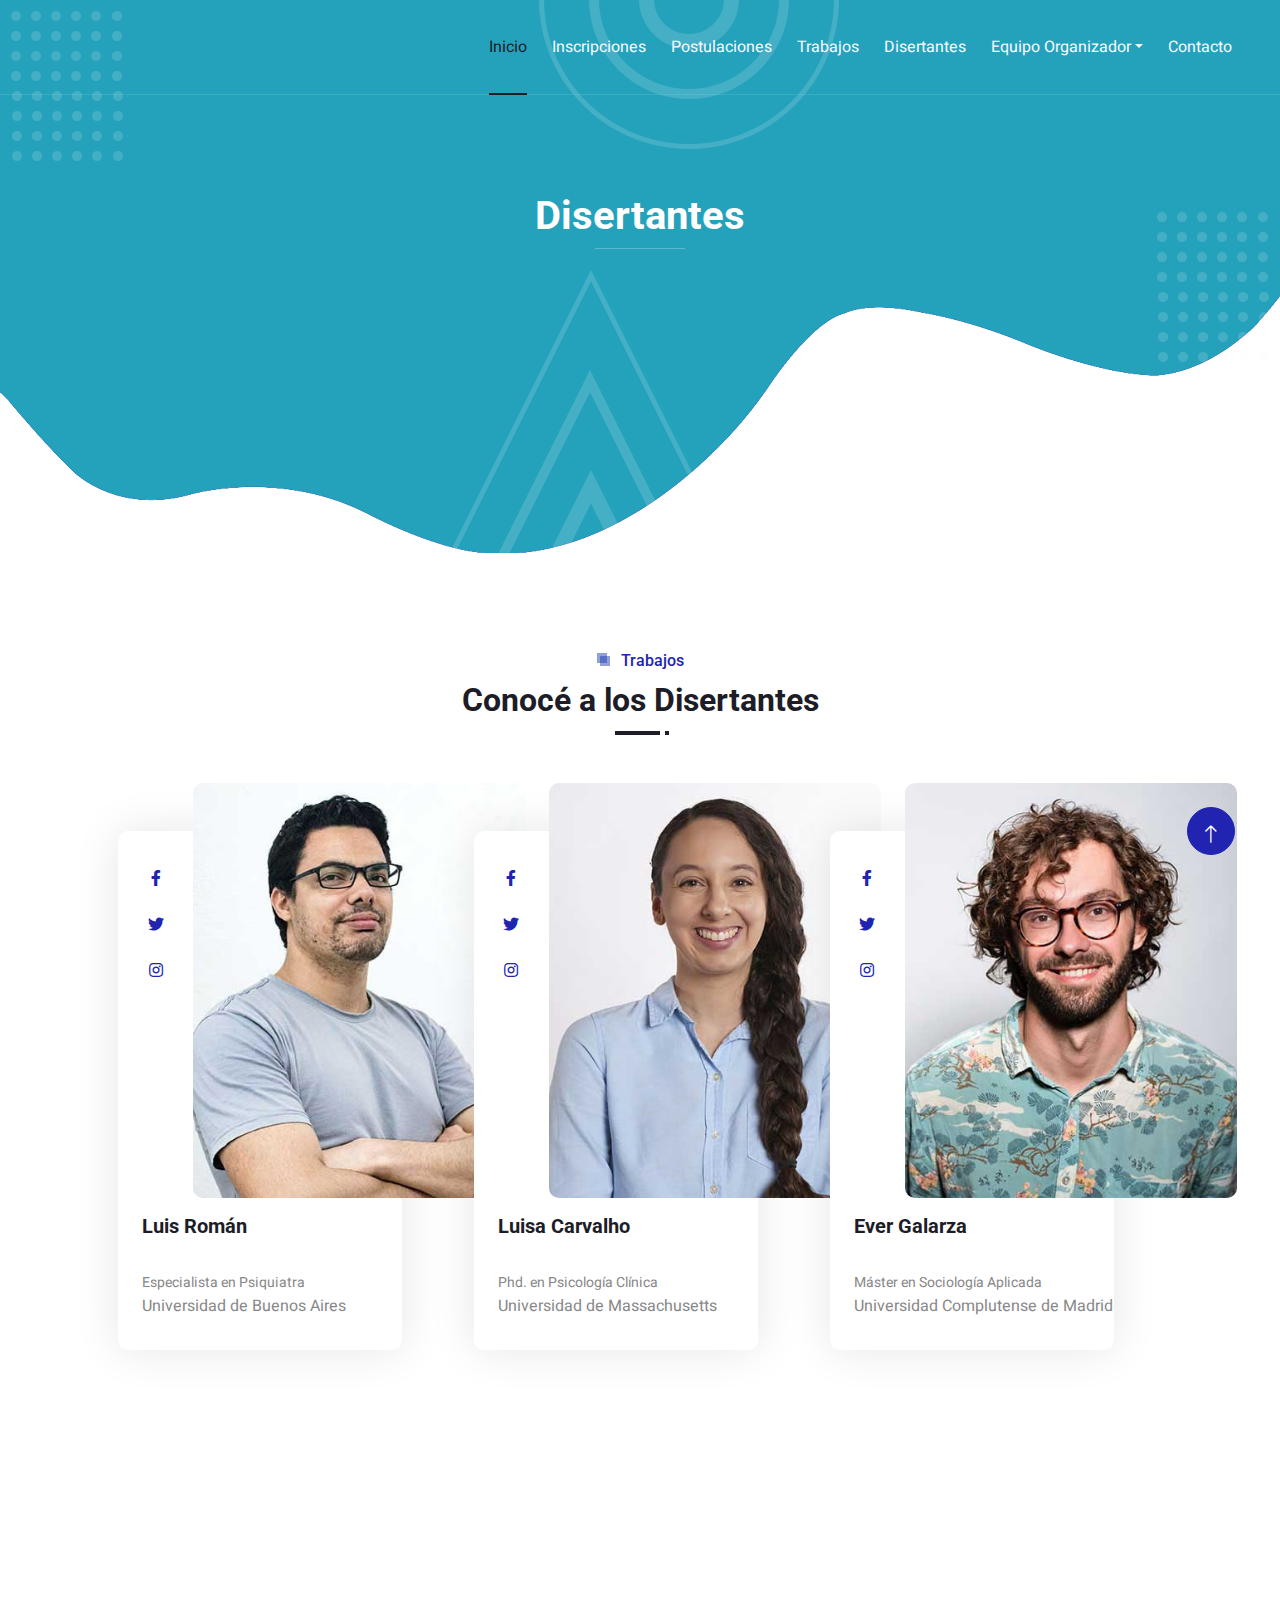
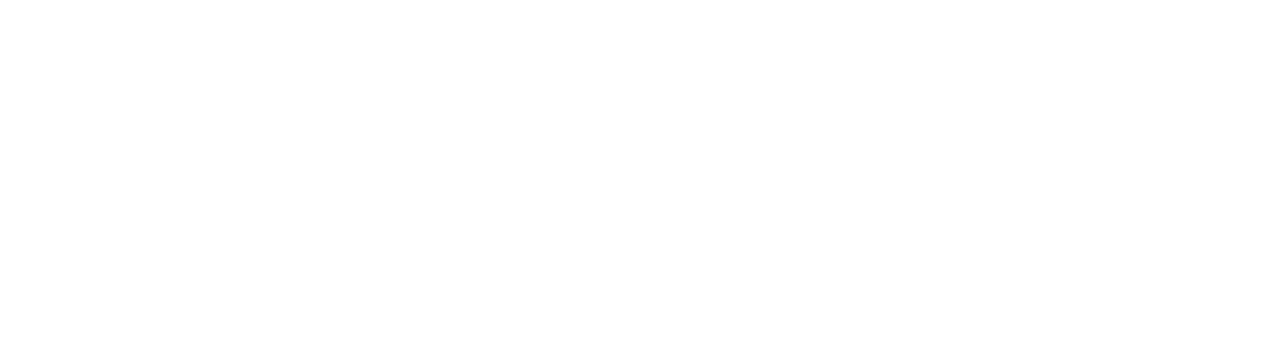
<file: disertantes.html>
<!DOCTYPE html>
<html lang="en">

<head>
    <meta charset="utf-8">
    <title>II Congreso Regional sobre Manejo Intregral a Personas con Discapacidad</title>
    <meta content="width=device-width, initial-scale=1.0" name="viewport">
    <meta content="" name="keywords">
    <meta content="" name="description">

    <!-- Favicon -->
    <link href="img/favicon.ico" rel="icon">

    <!-- Google Web Fonts -->
    <link rel="preconnect" href="https://fonts.googleapis.com">
    <link rel="preconnect" href="https://fonts.gstatic.com" crossorigin>
    <link href="https://fonts.googleapis.com/css2?family=Heebo:wght@400;500&family=Roboto:wght@400;500;700&display=swap" rel="stylesheet"> 

    <!-- Icon Font Stylesheet -->
    <link href="https://cdnjs.cloudflare.com/ajax/libs/font-awesome/5.10.0/css/all.min.css" rel="stylesheet">
    <link href="https://cdn.jsdelivr.net/npm/bootstrap-icons@1.4.1/font/bootstrap-icons.css" rel="stylesheet">

    <!-- Libraries Stylesheet -->
    <link href="lib/animate/animate.min.css" rel="stylesheet">
    <link href="lib/owlcarousel/assets/owl.carousel.min.css" rel="stylesheet">
    <link href="lib/lightbox/css/lightbox.min.css" rel="stylesheet">

    <!-- Customized Bootstrap Stylesheet -->
    <link href="css/bootstrap.min.css" rel="stylesheet">

    <!-- Template Stylesheet -->
    <link href="css/style.css" rel="stylesheet">
</head>

<body>
    <div class="container-xxl bg-white p-0">
        <!-- Spinner Start -->
        <div id="spinner" class="show bg-white position-fixed translate-middle w-100 vh-100 top-50 start-50 d-flex align-items-center justify-content-center">
            <div class="spinner-grow text-primary" style="width: 3rem; height: 3rem;" role="status">
                <span class="sr-only">Loading...</span>
            </div>
        </div>
        <!-- Spinner End -->

        <!-- Navbar & Hero Start -->
        <div class="container-xxl position-relative p-0">
            <nav class="navbar navbar-expand-lg navbar-light px-4 px-lg-5 py-3 py-lg-0">
                <a href="" class="navbar-brand p-0">
                </a>
                <button class="navbar-toggler" type="button" data-bs-toggle="collapse" data-bs-target="#navbarCollapse">
                    <span class="fa fa-bars"></span>
                </button>
                <div class="collapse navbar-collapse" id="navbarCollapse">
                    <div class="navbar-nav ms-auto py-0">
                        <a href="index.html" class="nav-item nav-link active">Inicio</a>
                        <a href="inscripciones.html" class="nav-item nav-link">Inscripciones</a>
                        <a href="postulaciones.html" class="nav-item nav-link">Postulaciones</a>
                        <a href="trabajos.html" class="nav-item nav-link">Trabajos</a>
                        <a href="disertantes.html" class="nav-item nav-link">Disertantes</a>
                        <div class="nav-item dropdown">
                            <a href="#" class="nav-link dropdown-toggle" data-bs-toggle="dropdown">Equipo Organizador</a>
                            <div class="dropdown-menu m-0">
                                <a href="https://medicina.uni.edu.py/" class="dropdown-item">Facultad de Medicina</a>
                                <a href="https://humanidades.uni.edu.py/" class="dropdown-item">Facultad de Humanidades</a>
                                <a href="https://uni.edu.py/" class="dropdown-item">Rectorado - UNI</a>
                            </div>
                        </div>
                        <a href="contacto.html" class="nav-item nav-link">Contacto</a>
                    </div>
                </div>
            </nav>

            <div class="container-xxl py-5 bg-primary hero-header mb-5">
                <div class="container my-5 py-5 px-lg-5">
                    <div class="row g-5 py-5">
                        <div class="col-12 text-center">
                            <h1 class="text-white animated zoomIn">Disertantes</h1>
                            <hr class="bg-white mx-auto mt-0" style="width: 90px;">
                        </div>
                    </div>
                </div>
            </div>
        </div>
        <!-- Navbar & Hero End -->

        <!-- Team Start -->
        <div class="container-xxl py-5">
            <div class="container px-lg-5">
                <div class="section-title position-relative text-center mb-5 pb-2 wow fadeInUp" data-wow-delay="0.1s">
                    <h6 class="position-relative d-inline text-primary ps-4">Trabajos</h6>
                    <h2 class="mt-2">Conocé a los Disertantes</h2>
                </div>
                <div class="row g-4">
                    <div class="col-lg-4 col-md-6 wow fadeInUp" data-wow-delay="0.1s">
                        <div class="team-item">
                            <div class="d-flex">
                                <div class="flex-shrink-0 d-flex flex-column align-items-center mt-4 pt-5" style="width: 75px;">
                                    <a class="btn btn-square text-primary bg-white my-1" href=""><i class="fab fa-facebook-f"></i></a>
                                    <a class="btn btn-square text-primary bg-white my-1" href=""><i class="fab fa-twitter"></i></a>
                                    <a class="btn btn-square text-primary bg-white my-1" href=""><i class="fab fa-instagram"></i></a>
                                </div>
                                <img class="img-fluid rounded w-100" src="img/team-1.jpg" alt="">
                            </div>
                            <div class="px-4 py-3">
                                <h5 class="fw-bold m-0">Luis Román</h5>
                                <small>Especialista en Psiquiatra</small>
                                <p>Universidad de Buenos Aires</p>
                            </div>
                        </div>
                    </div>
                    <div class="col-lg-4 col-md-6 wow fadeInUp" data-wow-delay="0.3s">
                        <div class="team-item">
                            <div class="d-flex">
                                <div class="flex-shrink-0 d-flex flex-column align-items-center mt-4 pt-5" style="width: 75px;">
                                    <a class="btn btn-square text-primary bg-white my-1" href=""><i class="fab fa-facebook-f"></i></a>
                                    <a class="btn btn-square text-primary bg-white my-1" href=""><i class="fab fa-twitter"></i></a>
                                    <a class="btn btn-square text-primary bg-white my-1" href=""><i class="fab fa-instagram"></i></a>
                                </div>
                                <img class="img-fluid rounded w-100" src="img/team-2.jpg" alt="">
                            </div>
                            <div class="px-4 py-3">
                                <h5 class="fw-bold m-0">Luisa Carvalho</h5>
                                <small>Phd. en Psicología Clínica</small>
                                <p>Universidad de Massachusetts</p>
                            </div>
                        </div>
                    </div>
                    <div class="col-lg-4 col-md-6 wow fadeInUp" data-wow-delay="0.6s">
                        <div class="team-item">
                            <div class="d-flex">
                                <div class="flex-shrink-0 d-flex flex-column align-items-center mt-4 pt-5" style="width: 75px;">
                                    <a class="btn btn-square text-primary bg-white my-1" href=""><i class="fab fa-facebook-f"></i></a>
                                    <a class="btn btn-square text-primary bg-white my-1" href=""><i class="fab fa-twitter"></i></a>
                                    <a class="btn btn-square text-primary bg-white my-1" href=""><i class="fab fa-instagram"></i></a>
                                </div>
                                <img class="img-fluid rounded w-100" src="img/team-3.jpg" alt="">
                            </div>
                            <div class="px-4 py-3">
                                <h5 class="fw-bold m-0">Ever Galarza</h5>
                                <small>Máster en Sociología Aplicada</small>
                                <p>Universidad Complutense de Madrid</p>
                            </div>
                        </div>
                    </div>
                </div>
            </div>
        </div>
        <!-- Team End -->
        

        <!-- Footer Start -->
        <div class="container-fluid bg-primary text-light footer mt-5 pt-5 wow fadeIn" data-wow-delay="0.1s">
            <div class="container py-5 px-lg-5">
                <div class="row g-5">
                    <div class="col-md-6 col-lg-3">
                        <h5 class="text-white mb-4">Contactanos</h5>
                        <p><i class="fa fa-map-marker-alt me-3"></i>
                            <a href="https://maps.google.com/maps?z=16&q=abg.%2Blorenzo%2Bzacar%C3%ADas%2Bn%C2%BA255%2Bc%2Fruta%2Bn%C2%BA1%2Bkm%2B2.5" 
                            target="_blank" rel="noopener noreferrer" style="color: white;">
                                Abg. Lorenzo Zacarías N° 255
                            </a>
                        </p>
                        <p><i class="fa fa-phone-alt me-3"></i>(+59571) 206990/1</p>
                        <p><i class="fa fa-envelope me-3"></i>Encarnación - Itapúa - Paraguay</p>
                        <div class="d-flex pt-2">
                            <a class="btn btn-outline-light btn-social" href=""><i class="fab fa-twitter"></i></a>
                            <a class="btn btn-outline-light btn-social" href=""><i class="fab fa-facebook-f"></i></a>
                            <a class="btn btn-outline-light btn-social" href=""><i class="fab fa-youtube"></i></a>
                            <a class="btn btn-outline-light btn-social" href=""><i class="fab fa-instagram"></i></a>
                        </div>
                    </div>
                    <div class="col-md-6 col-lg-3">
                        
                    </div>
                    <div class="col-md-6 col-lg-3">

                    </div>
                    <div class="col-md-6 col-lg-3">
                        <img class="img-fluid" src="img/Logo0.png" alt="Image">
                    </div>
                </div>
            </div>
            <div class="container px-lg-5">
                <div class="copyright">
                    <div class="row">
                        <div class="col-md-6 text-center text-md-start mb-3 mb-md-0">
                            &copy;<a>JDGCH</a>, Todos los Derechos Reservados. 
							
							<!--/*** This template is free as long as you keep the footer author’s credit link/attribution link/backlink. If you'd like to use the template without the footer author’s credit link/attribution link/backlink, you can purchase the Credit Removal License from "https://htmlcodex.com/credit-removal". Thank you for your support. ***/-->
							<a class="border-bottom" href="https://htmlcodex.com">HTML Codex</a>
                        </div>
                        <div class="col-md-6 text-center text-md-end">
                            <div class="footer-menu">
                                <a href="index.html">Inicio</a>
                                <a href="inscripciones.html">Inscripciones</a>
                                <a href="postulaciones.html">Postulaciones</a>
                                <a href="contacto.html">Contacto</a>
                            </div>
                        </div>
                    </div>
                </div>
            </div>
        </div>
        <!-- Footer End -->


        <!-- Back to Top -->
        <a href="#" class="btn btn-lg btn-primary btn-lg-square back-to-top pt-2"><i class="bi bi-arrow-up"></i></a>
    </div>

    <!-- JavaScript Libraries -->
    <script src="https://code.jquery.com/jquery-3.4.1.min.js"></script>
    <script src="https://cdn.jsdelivr.net/npm/bootstrap@5.0.0/dist/js/bootstrap.bundle.min.js"></script>
    <script src="lib/wow/wow.min.js"></script>
    <script src="lib/easing/easing.min.js"></script>
    <script src="lib/waypoints/waypoints.min.js"></script>
    <script src="lib/owlcarousel/owl.carousel.min.js"></script>
    <script src="lib/isotope/isotope.pkgd.min.js"></script>
    <script src="lib/lightbox/js/lightbox.min.js"></script>

    <!-- Template Javascript -->
    <script src="js/main.js"></script>
</body>

</html>
</file>
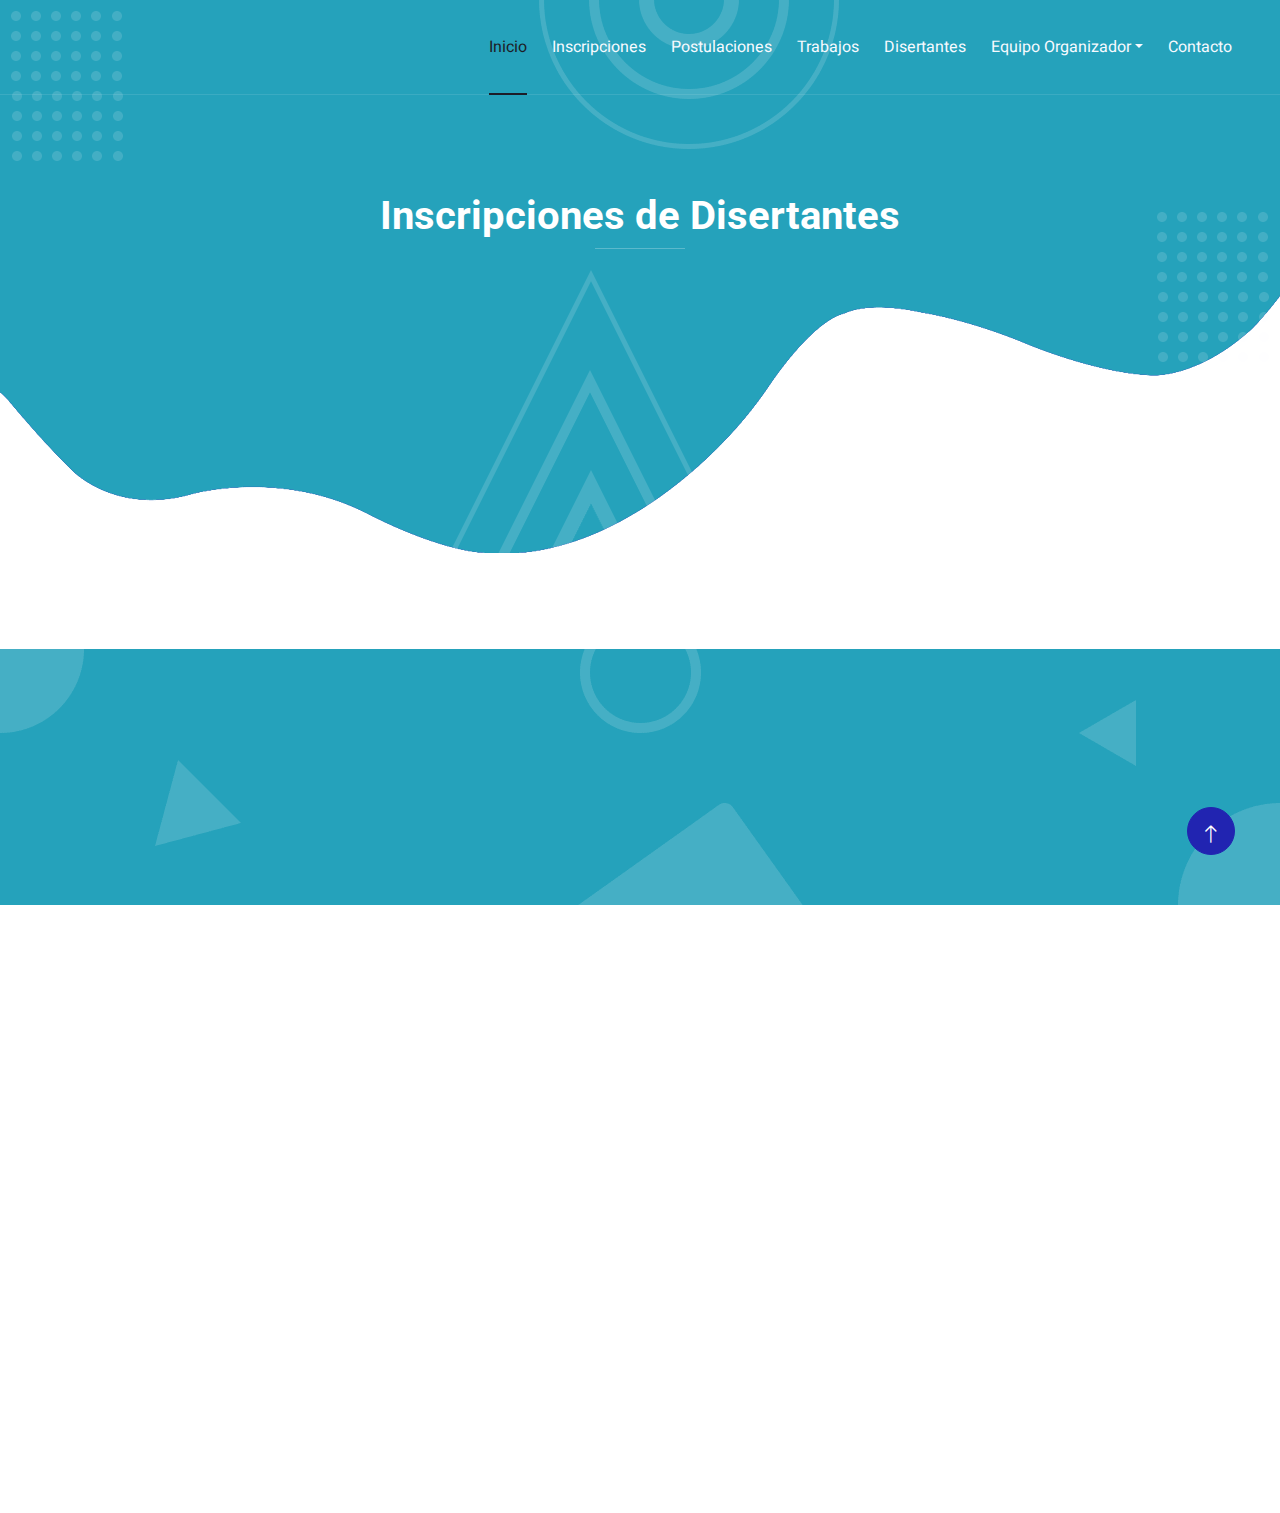
<file: idisertante.html>
<!DOCTYPE html>
<html lang="en">

<head>
    <meta charset="utf-8">
    <title>II Congreso Regional sobre Manejo Intregral a Personas con Discapacidad</title>
    <meta content="width=device-width, initial-scale=1.0" name="viewport">
    <meta content="" name="keywords">
    <meta content="" name="description">

    <!-- Favicon -->
    <link href="img/favicon.ico" rel="icon">

    <!-- Google Web Fonts -->
    <link rel="preconnect" href="https://fonts.googleapis.com">
    <link rel="preconnect" href="https://fonts.gstatic.com" crossorigin>
    <link href="https://fonts.googleapis.com/css2?family=Heebo:wght@400;500&family=Roboto:wght@400;500;700&display=swap" rel="stylesheet"> 

    <!-- Icon Font Stylesheet -->
    <link href="https://cdnjs.cloudflare.com/ajax/libs/font-awesome/5.10.0/css/all.min.css" rel="stylesheet">
    <link href="https://cdn.jsdelivr.net/npm/bootstrap-icons@1.4.1/font/bootstrap-icons.css" rel="stylesheet">

    <!-- Libraries Stylesheet -->
    <link href="lib/animate/animate.min.css" rel="stylesheet">
    <link href="lib/owlcarousel/assets/owl.carousel.min.css" rel="stylesheet">
    <link href="lib/lightbox/css/lightbox.min.css" rel="stylesheet">

    <!-- Customized Bootstrap Stylesheet -->
    <link href="css/bootstrap.min.css" rel="stylesheet">

    <!-- Template Stylesheet -->
    <link href="css/style.css" rel="stylesheet">
</head>

<body>
    <div class="container-xxl bg-white p-0">
        <!-- Spinner Start -->
        <div id="spinner" class="show bg-white position-fixed translate-middle w-100 vh-100 top-50 start-50 d-flex align-items-center justify-content-center">
            <div class="spinner-grow text-primary" style="width: 3rem; height: 3rem;" role="status">
                <span class="sr-only">Loading...</span>
            </div>
        </div>
        <!-- Spinner End -->

        <!-- Navbar & Hero Start -->
        <div class="container-xxl position-relative p-0">
            <nav class="navbar navbar-expand-lg navbar-light px-4 px-lg-5 py-3 py-lg-0">
                <a href="" class="navbar-brand p-0">
                </a>
                <button class="navbar-toggler" type="button" data-bs-toggle="collapse" data-bs-target="#navbarCollapse">
                    <span class="fa fa-bars"></span>
                </button>
                <div class="collapse navbar-collapse" id="navbarCollapse">
                    <div class="navbar-nav ms-auto py-0">
                        <a href="index.html" class="nav-item nav-link active">Inicio</a>
                        <a href="inscripciones.html" class="nav-item nav-link">Inscripciones</a>
                        <a href="postulaciones.html" class="nav-item nav-link">Postulaciones</a>
                        <a href="trabajos.html" class="nav-item nav-link">Trabajos</a>
                        <a href="disertantes.html" class="nav-item nav-link">Disertantes</a>
                        <div class="nav-item dropdown">
                            <a href="#" class="nav-link dropdown-toggle" data-bs-toggle="dropdown">Equipo Organizador</a>
                            <div class="dropdown-menu m-0">
                                <a href="https://medicina.uni.edu.py/" class="dropdown-item">Facultad de Medicina</a>
                                <a href="https://humanidades.uni.edu.py/" class="dropdown-item">Facultad de Humanidades</a>
                                <a href="https://uni.edu.py/" class="dropdown-item">Rectorado - UNI</a>
                            </div>
                        </div>
                        <a href="contacto.html" class="nav-item nav-link">Contacto</a>
                    </div>
                </div>
            </nav>

            <div class="container-xxl py-5 bg-primary hero-header mb-5">
                <div class="container my-5 py-5 px-lg-5">
                    <div class="row g-5 py-5">
                        <div class="col-12 text-center">
                            <h1 class="text-white animated zoomIn">Inscripciones de Disertantes</h1>
                            <hr class="bg-white mx-auto mt-0" style="width: 90px;">
                        </div>
                    </div>
                </div>
            </div>
        </div>
        <!-- Navbar & Hero End -->

        <!-- Testimonial Start -->
        <div class="container-xxl bg-primary testimonial py-5 wow fadeInUp" data-wow-delay="0.1s" style="margin: 6rem 0;">
            <div class="container py-5 px-lg-5">
                <div class="owl-carousel testimonial-carousel">
                    
                </div>
            </div>
        </div>
        <!-- Testimonial End -->
        
        <!-- Footer Start -->
        <div class="container-fluid bg-primary text-light footer mt-5 pt-5 wow fadeIn" data-wow-delay="0.1s">
            <div class="container py-5 px-lg-5">
                <div class="row g-5">
                    <div class="col-md-6 col-lg-3">
                        <h5 class="text-white mb-4">Contactanos</h5>
                        <p><i class="fa fa-map-marker-alt me-3"></i>
                            <a href="https://maps.google.com/maps?z=16&q=abg.%2Blorenzo%2Bzacar%C3%ADas%2Bn%C2%BA255%2Bc%2Fruta%2Bn%C2%BA1%2Bkm%2B2.5" 
                            target="_blank" rel="noopener noreferrer" style="color: white;">
                                Abg. Lorenzo Zacarías N° 255
                            </a>
                        </p>
                        <p><i class="fa fa-phone-alt me-3"></i>(+59571) 206990/1</p>
                        <p><i class="fa fa-envelope me-3"></i>Encarnación - Itapúa - Paraguay</p>
                        <div class="d-flex pt-2">
                            <a class="btn btn-outline-light btn-social" href=""><i class="fab fa-twitter"></i></a>
                            <a class="btn btn-outline-light btn-social" href=""><i class="fab fa-facebook-f"></i></a>
                            <a class="btn btn-outline-light btn-social" href=""><i class="fab fa-youtube"></i></a>
                            <a class="btn btn-outline-light btn-social" href=""><i class="fab fa-instagram"></i></a>
                        </div>
                    </div>
                    <div class="col-md-6 col-lg-3">
                        
                    </div>
                    <div class="col-md-6 col-lg-3">

                    </div>
                    <div class="col-md-6 col-lg-3">
                        <img class="img-fluid" src="img/Logo0.png" alt="Image">
                    </div>
                </div>
            </div>
            <div class="container px-lg-5">
                <div class="copyright">
                    <div class="row">
                        <div class="col-md-6 text-center text-md-start mb-3 mb-md-0">
                            &copy;<a>JDGCH</a>, Todos los Derechos Reservados. 
							
							<!--/*** This template is free as long as you keep the footer author’s credit link/attribution link/backlink. If you'd like to use the template without the footer author’s credit link/attribution link/backlink, you can purchase the Credit Removal License from "https://htmlcodex.com/credit-removal". Thank you for your support. ***/-->
							<a class="border-bottom" href="https://htmlcodex.com">HTML Codex</a>
                        </div>
                        <div class="col-md-6 text-center text-md-end">
                            <div class="footer-menu">
                                <a href="index.html">Inicio</a>
                                <a href="inscripciones.html">Inscripciones</a>
                                <a href="postulaciones.html">Postulaciones</a>
                                <a href="contacto.html">Contacto</a>
                            </div>
                        </div>
                    </div>
                </div>
            </div>
        </div>
        <!-- Footer End -->


        <!-- Back to Top -->
        <a href="#" class="btn btn-lg btn-primary btn-lg-square back-to-top pt-2"><i class="bi bi-arrow-up"></i></a>
    </div>

    <!-- JavaScript Libraries -->
    <script src="https://code.jquery.com/jquery-3.4.1.min.js"></script>
    <script src="https://cdn.jsdelivr.net/npm/bootstrap@5.0.0/dist/js/bootstrap.bundle.min.js"></script>
    <script src="lib/wow/wow.min.js"></script>
    <script src="lib/easing/easing.min.js"></script>
    <script src="lib/waypoints/waypoints.min.js"></script>
    <script src="lib/owlcarousel/owl.carousel.min.js"></script>
    <script src="lib/isotope/isotope.pkgd.min.js"></script>
    <script src="lib/lightbox/js/lightbox.min.js"></script>

    <!-- Template Javascript -->
    <script src="js/main.js"></script>
</body>

</html>
</file>
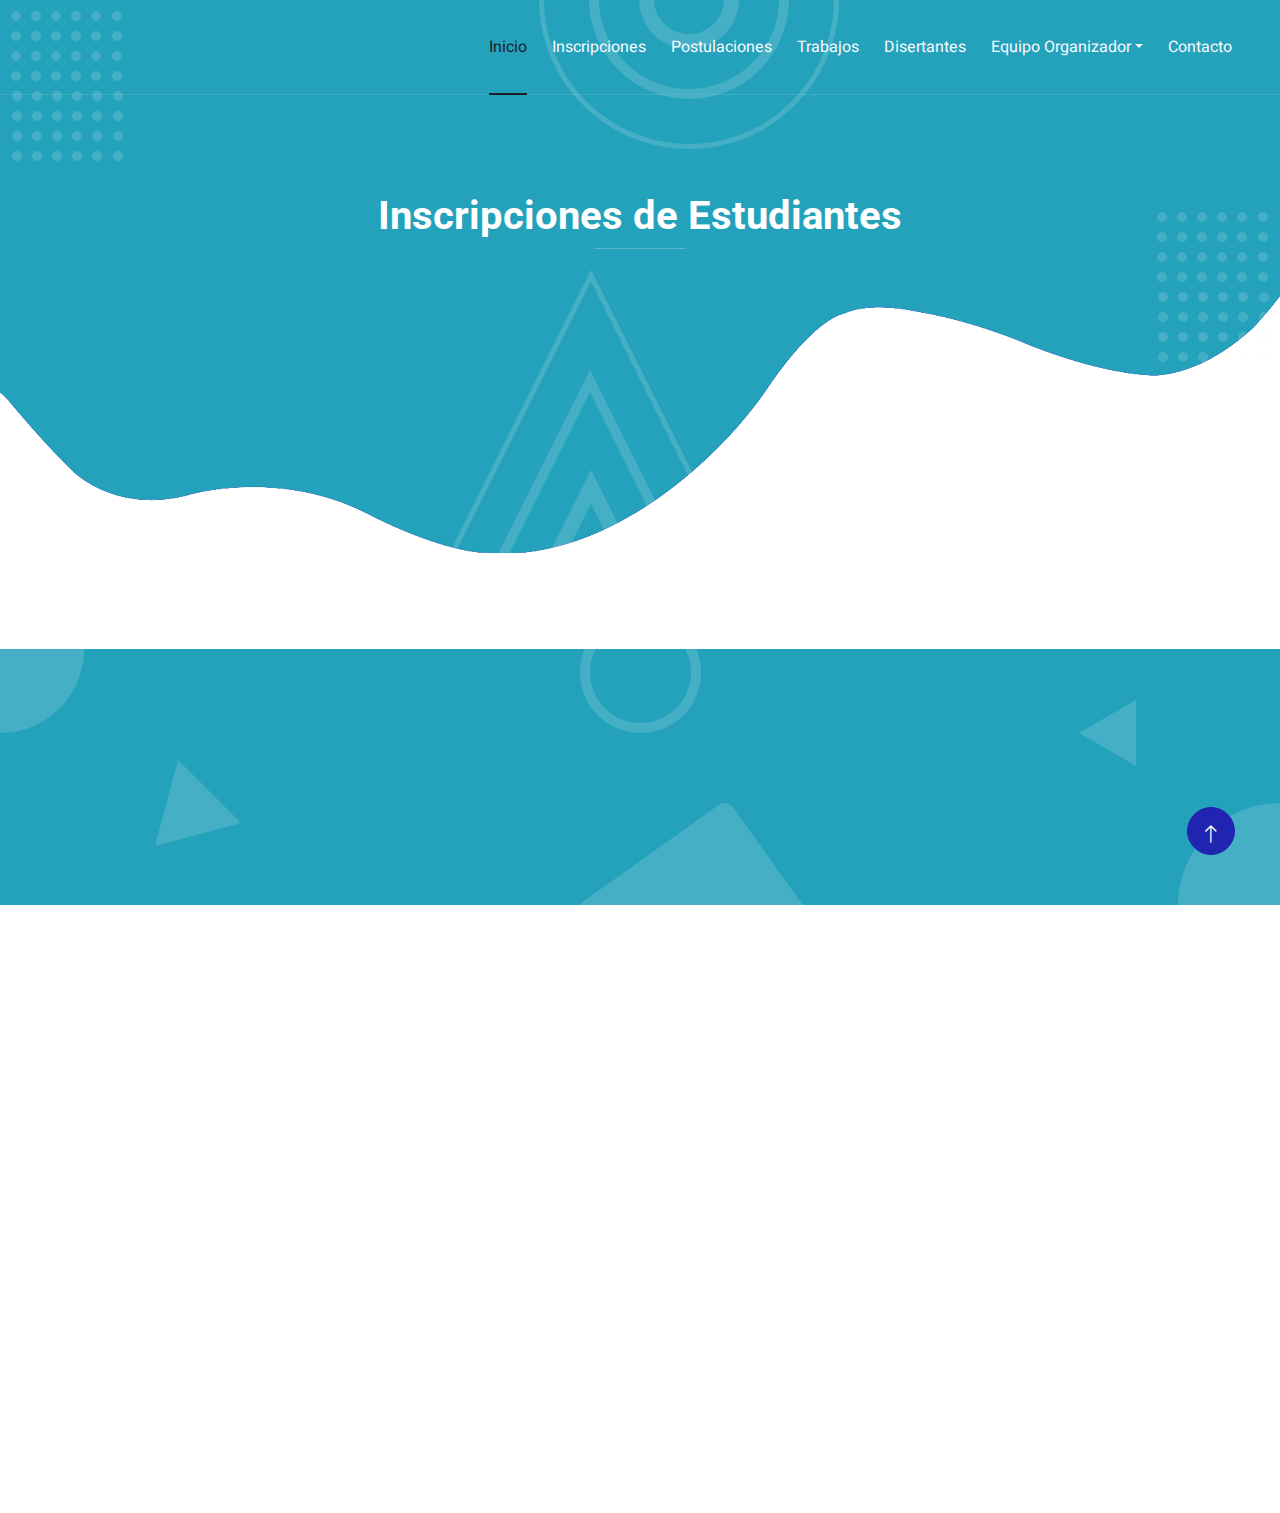
<file: iestudiante.html>
<!DOCTYPE html>
<html lang="en">

<head>
    <meta charset="utf-8">
    <title>II Congreso Regional sobre Manejo Intregral a Personas con Discapacidad</title>
    <meta content="width=device-width, initial-scale=1.0" name="viewport">
    <meta content="" name="keywords">
    <meta content="" name="description">

    <!-- Favicon -->
    <link href="img/favicon.ico" rel="icon">

    <!-- Google Web Fonts -->
    <link rel="preconnect" href="https://fonts.googleapis.com">
    <link rel="preconnect" href="https://fonts.gstatic.com" crossorigin>
    <link href="https://fonts.googleapis.com/css2?family=Heebo:wght@400;500&family=Roboto:wght@400;500;700&display=swap" rel="stylesheet"> 

    <!-- Icon Font Stylesheet -->
    <link href="https://cdnjs.cloudflare.com/ajax/libs/font-awesome/5.10.0/css/all.min.css" rel="stylesheet">
    <link href="https://cdn.jsdelivr.net/npm/bootstrap-icons@1.4.1/font/bootstrap-icons.css" rel="stylesheet">

    <!-- Libraries Stylesheet -->
    <link href="lib/animate/animate.min.css" rel="stylesheet">
    <link href="lib/owlcarousel/assets/owl.carousel.min.css" rel="stylesheet">
    <link href="lib/lightbox/css/lightbox.min.css" rel="stylesheet">

    <!-- Customized Bootstrap Stylesheet -->
    <link href="css/bootstrap.min.css" rel="stylesheet">

    <!-- Template Stylesheet -->
    <link href="css/style.css" rel="stylesheet">
</head>

<body>
    <div class="container-xxl bg-white p-0">
        <!-- Spinner Start -->
        <div id="spinner" class="show bg-white position-fixed translate-middle w-100 vh-100 top-50 start-50 d-flex align-items-center justify-content-center">
            <div class="spinner-grow text-primary" style="width: 3rem; height: 3rem;" role="status">
                <span class="sr-only">Loading...</span>
            </div>
        </div>
        <!-- Spinner End -->

        <!-- Navbar & Hero Start -->
        <div class="container-xxl position-relative p-0">
            <nav class="navbar navbar-expand-lg navbar-light px-4 px-lg-5 py-3 py-lg-0">
                <a href="" class="navbar-brand p-0">
                </a>
                <button class="navbar-toggler" type="button" data-bs-toggle="collapse" data-bs-target="#navbarCollapse">
                    <span class="fa fa-bars"></span>
                </button>
                <div class="collapse navbar-collapse" id="navbarCollapse">
                    <div class="navbar-nav ms-auto py-0">
                        <a href="index.html" class="nav-item nav-link active">Inicio</a>
                        <a href="inscripciones.html" class="nav-item nav-link">Inscripciones</a>
                        <a href="postulaciones.html" class="nav-item nav-link">Postulaciones</a>
                        <a href="trabajos.html" class="nav-item nav-link">Trabajos</a>
                        <a href="disertantes.html" class="nav-item nav-link">Disertantes</a>
                        <div class="nav-item dropdown">
                            <a href="#" class="nav-link dropdown-toggle" data-bs-toggle="dropdown">Equipo Organizador</a>
                            <div class="dropdown-menu m-0">
                                <a href="https://medicina.uni.edu.py/" class="dropdown-item">Facultad de Medicina</a>
                                <a href="https://humanidades.uni.edu.py/" class="dropdown-item">Facultad de Humanidades</a>
                                <a href="https://uni.edu.py/" class="dropdown-item">Rectorado - UNI</a>
                            </div>
                        </div>
                        <a href="contacto.html" class="nav-item nav-link">Contacto</a>
                    </div>
                </div>
            </nav>

            <div class="container-xxl py-5 bg-primary hero-header mb-5">
                <div class="container my-5 py-5 px-lg-5">
                    <div class="row g-5 py-5">
                        <div class="col-12 text-center">
                            <h1 class="text-white animated zoomIn">Inscripciones de Estudiantes</h1>
                            <hr class="bg-white mx-auto mt-0" style="width: 90px;">
                        </div>
                    </div>
                </div>
            </div>
        </div>
        <!-- Navbar & Hero End -->

        <!-- Testimonial Start -->
        <div class="container-xxl bg-primary testimonial py-5 wow fadeInUp" data-wow-delay="0.1s" style="margin: 6rem 0;">
            <div class="container py-5 px-lg-5">
                <div class="owl-carousel testimonial-carousel">

                </div>
            </div>
        </div>
        <!-- Testimonial End -->
        
        <!-- Footer Start -->
        <div class="container-fluid bg-primary text-light footer mt-5 pt-5 wow fadeIn" data-wow-delay="0.1s">
            <div class="container py-5 px-lg-5">
                <div class="row g-5">
                    <div class="col-md-6 col-lg-3">
                        <h5 class="text-white mb-4">Contactanos</h5>
                        <p><i class="fa fa-map-marker-alt me-3"></i>
                            <a href="https://maps.google.com/maps?z=16&q=abg.%2Blorenzo%2Bzacar%C3%ADas%2Bn%C2%BA255%2Bc%2Fruta%2Bn%C2%BA1%2Bkm%2B2.5" 
                            target="_blank" rel="noopener noreferrer" style="color: white;">
                                Abg. Lorenzo Zacarías N° 255
                            </a>
                        </p>
                        <p><i class="fa fa-phone-alt me-3"></i>(+59571) 206990/1</p>
                        <p><i class="fa fa-envelope me-3"></i>Encarnación - Itapúa - Paraguay</p>
                        <div class="d-flex pt-2">
                            <a class="btn btn-outline-light btn-social" href=""><i class="fab fa-twitter"></i></a>
                            <a class="btn btn-outline-light btn-social" href=""><i class="fab fa-facebook-f"></i></a>
                            <a class="btn btn-outline-light btn-social" href=""><i class="fab fa-youtube"></i></a>
                            <a class="btn btn-outline-light btn-social" href=""><i class="fab fa-instagram"></i></a>
                        </div>
                    </div>
                    <div class="col-md-6 col-lg-3">
                        
                    </div>
                    <div class="col-md-6 col-lg-3">

                    </div>
                    <div class="col-md-6 col-lg-3">
                        <img class="img-fluid" src="img/Logo0.png" alt="Image">
                    </div>
                </div>
            </div>
            <div class="container px-lg-5">
                <div class="copyright">
                    <div class="row">
                        <div class="col-md-6 text-center text-md-start mb-3 mb-md-0">
                            &copy;<a>JDGCH</a>, Todos los Derechos Reservados. 
							
							<!--/*** This template is free as long as you keep the footer author’s credit link/attribution link/backlink. If you'd like to use the template without the footer author’s credit link/attribution link/backlink, you can purchase the Credit Removal License from "https://htmlcodex.com/credit-removal". Thank you for your support. ***/-->
							<a class="border-bottom" href="https://htmlcodex.com">HTML Codex</a>
                        </div>
                        <div class="col-md-6 text-center text-md-end">
                            <div class="footer-menu">
                                <a href="index.html">Inicio</a>
                                <a href="inscripciones.html">Inscripciones</a>
                                <a href="postulaciones.html">Postulaciones</a>
                                <a href="contacto.html">Contacto</a>
                            </div>
                        </div>
                    </div>
                </div>
            </div>
        </div>
        <!-- Footer End -->


        <!-- Back to Top -->
        <a href="#" class="btn btn-lg btn-primary btn-lg-square back-to-top pt-2"><i class="bi bi-arrow-up"></i></a>
    </div>

    <!-- JavaScript Libraries -->
    <script src="https://code.jquery.com/jquery-3.4.1.min.js"></script>
    <script src="https://cdn.jsdelivr.net/npm/bootstrap@5.0.0/dist/js/bootstrap.bundle.min.js"></script>
    <script src="lib/wow/wow.min.js"></script>
    <script src="lib/easing/easing.min.js"></script>
    <script src="lib/waypoints/waypoints.min.js"></script>
    <script src="lib/owlcarousel/owl.carousel.min.js"></script>
    <script src="lib/isotope/isotope.pkgd.min.js"></script>
    <script src="lib/lightbox/js/lightbox.min.js"></script>

    <!-- Template Javascript -->
    <script src="js/main.js"></script>
</body>

</html>
</file>
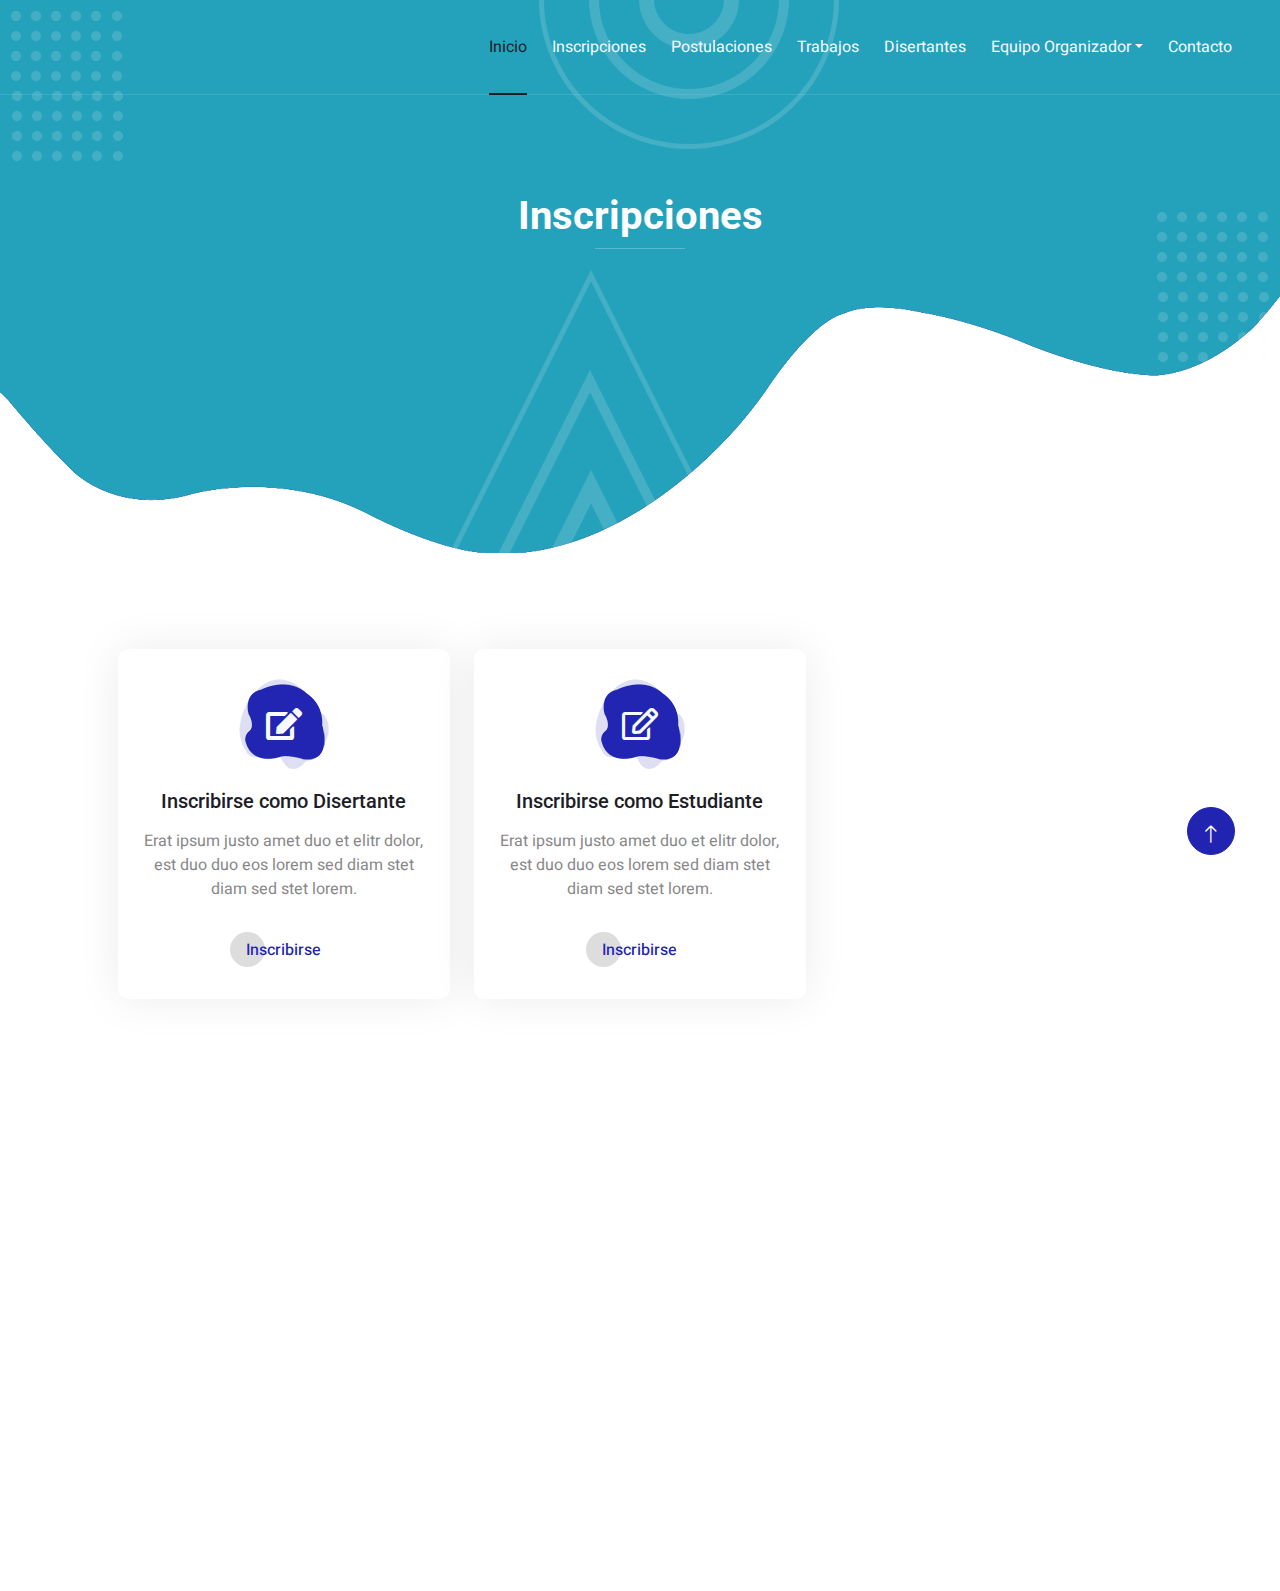
<file: inscripciones.html>
<!DOCTYPE html>
<html lang="en">

<head>
    <meta charset="utf-8">
    <title>II Congreso Regional sobre Manejo Intregral a Personas con Discapacidad</title>
    <meta content="width=device-width, initial-scale=1.0" name="viewport">
    <meta content="" name="keywords">
    <meta content="" name="description">

    <!-- Favicon -->
    <link href="img/favicon.ico" rel="icon">

    <!-- Google Web Fonts -->
    <link rel="preconnect" href="https://fonts.googleapis.com">
    <link rel="preconnect" href="https://fonts.gstatic.com" crossorigin>
    <link href="https://fonts.googleapis.com/css2?family=Heebo:wght@400;500&family=Roboto:wght@400;500;700&display=swap" rel="stylesheet"> 

    <!-- Icon Font Stylesheet -->
    <link href="https://cdnjs.cloudflare.com/ajax/libs/font-awesome/5.10.0/css/all.min.css" rel="stylesheet">
    <link href="https://cdn.jsdelivr.net/npm/bootstrap-icons@1.4.1/font/bootstrap-icons.css" rel="stylesheet">

    <!-- Libraries Stylesheet -->
    <link href="lib/animate/animate.min.css" rel="stylesheet">
    <link href="lib/owlcarousel/assets/owl.carousel.min.css" rel="stylesheet">
    <link href="lib/lightbox/css/lightbox.min.css" rel="stylesheet">

    <!-- Customized Bootstrap Stylesheet -->
    <link href="css/bootstrap.min.css" rel="stylesheet">

    <!-- Template Stylesheet -->
    <link href="css/style.css" rel="stylesheet">
</head>

<body>
    <div class="container-xxl bg-white p-0">
        <!-- Spinner Start -->
        <div id="spinner" class="show bg-white position-fixed translate-middle w-100 vh-100 top-50 start-50 d-flex align-items-center justify-content-center">
            <div class="spinner-grow text-primary" style="width: 3rem; height: 3rem;" role="status">
                <span class="sr-only">Loading...</span>
            </div>
        </div>
        <!-- Spinner End -->

        <!-- Navbar & Hero Start -->
        <div class="container-xxl position-relative p-0">
            <nav class="navbar navbar-expand-lg navbar-light px-4 px-lg-5 py-3 py-lg-0">
                <a href="" class="navbar-brand p-0">
                </a>
                <button class="navbar-toggler" type="button" data-bs-toggle="collapse" data-bs-target="#navbarCollapse">
                    <span class="fa fa-bars"></span>
                </button>
                <div class="collapse navbar-collapse" id="navbarCollapse">
                    <div class="navbar-nav ms-auto py-0">
                        <a href="index.html" class="nav-item nav-link active">Inicio</a>
                        <a href="inscripciones.html" class="nav-item nav-link">Inscripciones</a>
                        <a href="postulaciones.html" class="nav-item nav-link">Postulaciones</a>
                        <a href="trabajos.html" class="nav-item nav-link">Trabajos</a>
                        <a href="disertantes.html" class="nav-item nav-link">Disertantes</a>
                        <div class="nav-item dropdown">
                            <a href="#" class="nav-link dropdown-toggle" data-bs-toggle="dropdown">Equipo Organizador</a>
                            <div class="dropdown-menu m-0">
                                <a href="https://medicina.uni.edu.py/" class="dropdown-item">Facultad de Medicina</a>
                                <a href="https://humanidades.uni.edu.py/" class="dropdown-item">Facultad de Humanidades</a>
                                <a href="https://uni.edu.py/" class="dropdown-item">Rectorado - UNI</a>
                            </div>
                        </div>
                        <a href="contacto.html" class="nav-item nav-link">Contacto</a>
                    </div>
                </div>
            </nav>

            <div class="container-xxl py-5 bg-primary hero-header mb-5">
                <div class="container my-5 py-5 px-lg-5">
                    <div class="row g-5 py-5">
                        <div class="col-12 text-center">
                            <h1 class="text-white animated zoomIn">Inscripciones</h1>
                            <hr class="bg-white mx-auto mt-0" style="width: 90px;">
                        </div>
                    </div>
                </div>
            </div>
        </div>
        <!-- Navbar & Hero End -->

        <!-- Service Start -->
        <div class="container-xxl py-5">
            <div class="container px-lg-5">
                <div class="row g-4">
                    <div class="col-lg-4 col-md-6 wow zoomIn" data-wow-delay="0.3s">
                        <div class="service-item d-flex flex-column justify-content-center text-center rounded">
                            <div class="service-icon flex-shrink-0">
                                <i class="fas fa-edit fa-2x"></i>
                            </div>
                            <h5 class="mb-3">Inscribirse como Disertante</h5>
                            <p>Erat ipsum justo amet duo et elitr dolor, est duo duo eos lorem sed diam stet diam sed stet lorem.</p>
                            <a class="btn px-3 mt-auto mx-auto" href="idisertante.html">Inscribirse</a>
                        </div>
                    </div>
                    <div class="col-lg-4 col-md-6 wow zoomIn" data-wow-delay="0.6s">
                        <div class="service-item d-flex flex-column justify-content-center text-center rounded">
                            <div class="service-icon flex-shrink-0">
                                <i class="far fa-edit fa-2x"></i>
                            </div>
                            <h5 class="mb-3">Inscribirse como Estudiante</h5>
                            <p>Erat ipsum justo amet duo et elitr dolor, est duo duo eos lorem sed diam stet diam sed stet lorem.</p>
                            <a class="btn px-3 mt-auto mx-auto" href="iestudiante.html">Inscribirse</a>
                        </div>
                    </div>
                </div>
            </div>
        </div>
        <!-- Service End -->

        <!-- Footer Start -->
        <div class="container-fluid bg-primary text-light footer mt-5 pt-5 wow fadeIn" data-wow-delay="0.1s">
            <div class="container py-5 px-lg-5">
                <div class="row g-5">
                    <div class="col-md-6 col-lg-3">
                        <h5 class="text-white mb-4">Contactanos</h5>
                        <p><i class="fa fa-map-marker-alt me-3"></i>
                            <a href="https://maps.google.com/maps?z=16&q=abg.%2Blorenzo%2Bzacar%C3%ADas%2Bn%C2%BA255%2Bc%2Fruta%2Bn%C2%BA1%2Bkm%2B2.5" 
                            target="_blank" rel="noopener noreferrer" style="color: white;">
                                Abg. Lorenzo Zacarías N° 255
                            </a>
                        </p>
                        <p><i class="fa fa-phone-alt me-3"></i>(+59571) 206990/1</p>
                        <p><i class="fa fa-envelope me-3"></i>Encarnación - Itapúa - Paraguay</p>
                        <div class="d-flex pt-2">
                            <a class="btn btn-outline-light btn-social" href=""><i class="fab fa-twitter"></i></a>
                            <a class="btn btn-outline-light btn-social" href=""><i class="fab fa-facebook-f"></i></a>
                            <a class="btn btn-outline-light btn-social" href=""><i class="fab fa-youtube"></i></a>
                            <a class="btn btn-outline-light btn-social" href=""><i class="fab fa-instagram"></i></a>
                        </div>
                    </div>
                    <div class="col-md-6 col-lg-3">
                        
                    </div>
                    <div class="col-md-6 col-lg-3">

                    </div>
                    <div class="col-md-6 col-lg-3">
                        <img class="img-fluid" src="img/Logo0.png" alt="Image">
                    </div>
                </div>
            </div>
            <div class="container px-lg-5">
                <div class="copyright">
                    <div class="row">
                        <div class="col-md-6 text-center text-md-start mb-3 mb-md-0">
                            &copy;<a>JDGCH</a>, Todos los Derechos Reservados. 
							
							<!--/*** This template is free as long as you keep the footer author’s credit link/attribution link/backlink. If you'd like to use the template without the footer author’s credit link/attribution link/backlink, you can purchase the Credit Removal License from "https://htmlcodex.com/credit-removal". Thank you for your support. ***/-->
							<a class="border-bottom" href="https://htmlcodex.com">HTML Codex</a>
                        </div>
                        <div class="col-md-6 text-center text-md-end">
                            <div class="footer-menu">
                                <a href="index.html">Inicio</a>
                                <a href="inscripciones.html">Inscripciones</a>
                                <a href="postulaciones.html">Postulaciones</a>
                                <a href="contacto.html">Contacto</a>
                            </div>
                        </div>
                    </div>
                </div>
            </div>
        </div>
        <!-- Footer End -->


        <!-- Back to Top -->
        <a href="#" class="btn btn-lg btn-primary btn-lg-square back-to-top pt-2"><i class="bi bi-arrow-up"></i></a>
    </div>

    <!-- JavaScript Libraries -->
    <script src="https://code.jquery.com/jquery-3.4.1.min.js"></script>
    <script src="https://cdn.jsdelivr.net/npm/bootstrap@5.0.0/dist/js/bootstrap.bundle.min.js"></script>
    <script src="lib/wow/wow.min.js"></script>
    <script src="lib/easing/easing.min.js"></script>
    <script src="lib/waypoints/waypoints.min.js"></script>
    <script src="lib/owlcarousel/owl.carousel.min.js"></script>
    <script src="lib/isotope/isotope.pkgd.min.js"></script>
    <script src="lib/lightbox/js/lightbox.min.js"></script>

    <!-- Template Javascript -->
    <script src="js/main.js"></script>
</body>

</html>
</file>
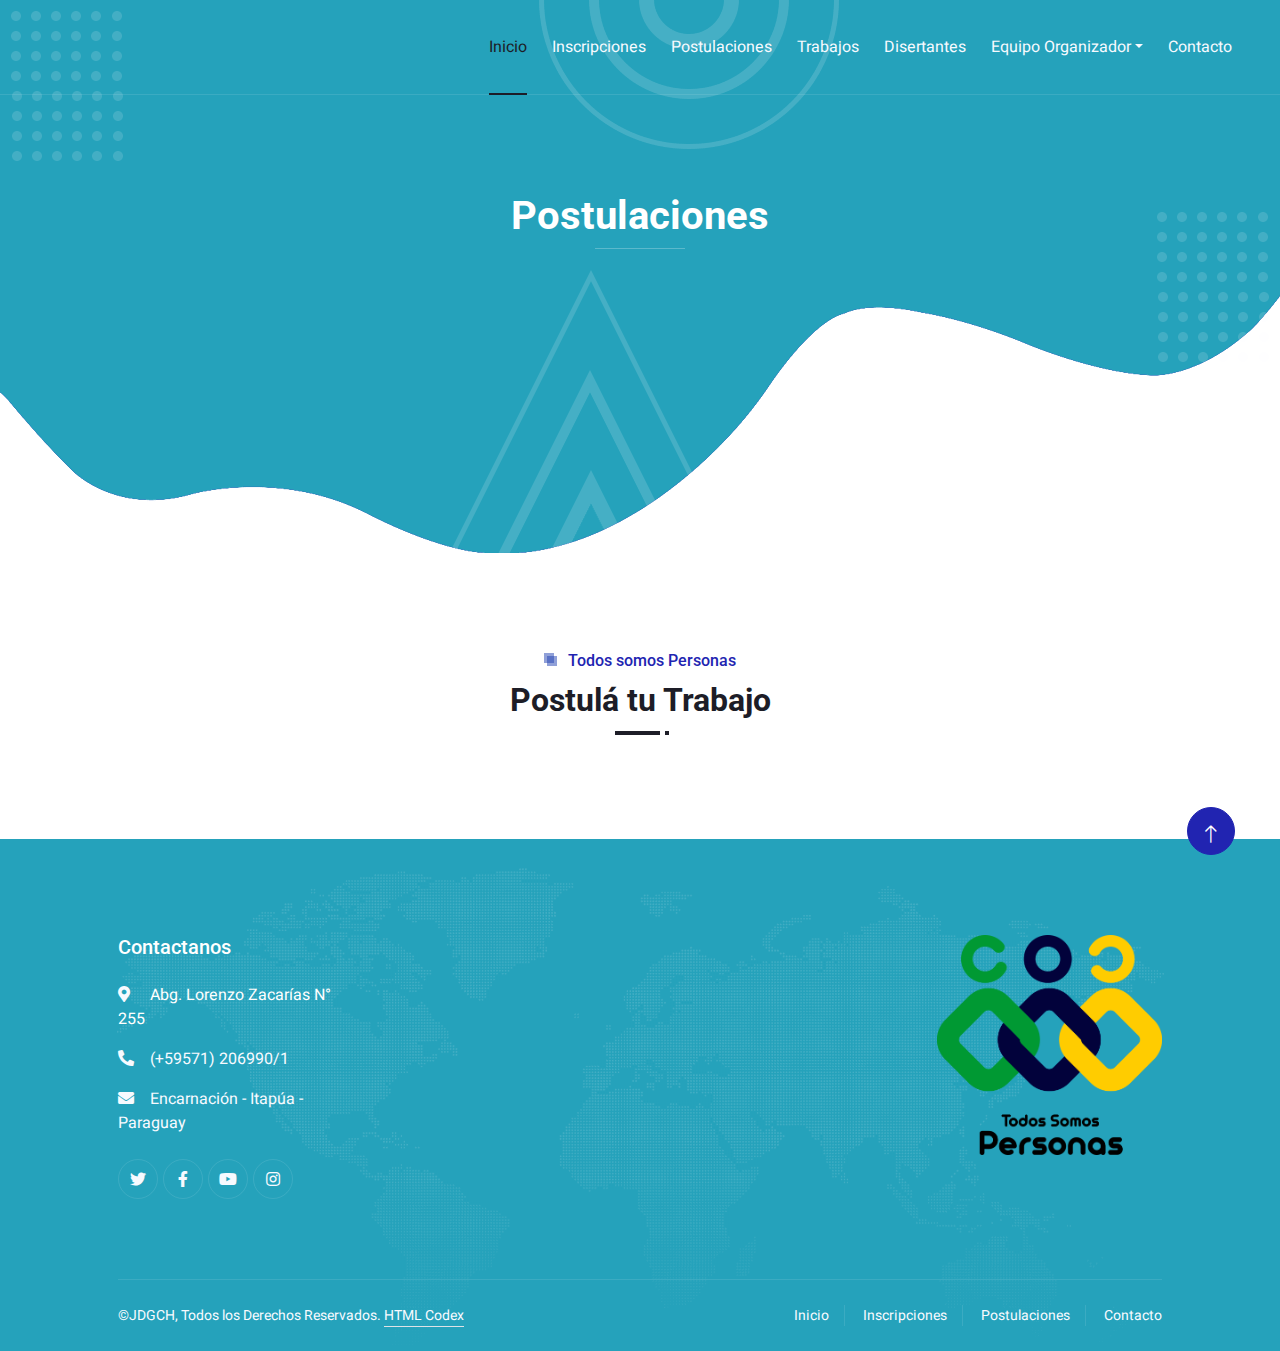
<file: postulaciones.html>
<!DOCTYPE html>
<html lang="en">

<head>
    <meta charset="utf-8">
    <title>II Congreso Regional sobre Manejo Intregral a Personas con Discapacidad</title>
    <meta content="width=device-width, initial-scale=1.0" name="viewport">
    <meta content="" name="keywords">
    <meta content="" name="description">

    <!-- Favicon -->
    <link href="img/favicon.ico" rel="icon">

    <!-- Google Web Fonts -->
    <link rel="preconnect" href="https://fonts.googleapis.com">
    <link rel="preconnect" href="https://fonts.gstatic.com" crossorigin>
    <link href="https://fonts.googleapis.com/css2?family=Heebo:wght@400;500&family=Roboto:wght@400;500;700&display=swap" rel="stylesheet"> 

    <!-- Icon Font Stylesheet -->
    <link href="https://cdnjs.cloudflare.com/ajax/libs/font-awesome/5.10.0/css/all.min.css" rel="stylesheet">
    <link href="https://cdn.jsdelivr.net/npm/bootstrap-icons@1.4.1/font/bootstrap-icons.css" rel="stylesheet">

    <!-- Libraries Stylesheet -->
    <link href="lib/animate/animate.min.css" rel="stylesheet">
    <link href="lib/owlcarousel/assets/owl.carousel.min.css" rel="stylesheet">
    <link href="lib/lightbox/css/lightbox.min.css" rel="stylesheet">

    <!-- Customized Bootstrap Stylesheet -->
    <link href="css/bootstrap.min.css" rel="stylesheet">

    <!-- Template Stylesheet -->
    <link href="css/style.css" rel="stylesheet">
</head>

<body>
    <div class="container-xxl bg-white p-0">
        <!-- Spinner Start -->
        <div id="spinner" class="show bg-white position-fixed translate-middle w-100 vh-100 top-50 start-50 d-flex align-items-center justify-content-center">
            <div class="spinner-grow text-primary" style="width: 3rem; height: 3rem;" role="status">
                <span class="sr-only">Loading...</span>
            </div>
        </div>
        <!-- Spinner End -->

        <!-- Navbar & Hero Start -->
        <div class="container-xxl position-relative p-0">
            <nav class="navbar navbar-expand-lg navbar-light px-4 px-lg-5 py-3 py-lg-0">
                <a href="" class="navbar-brand p-0">
                </a>
                <button class="navbar-toggler" type="button" data-bs-toggle="collapse" data-bs-target="#navbarCollapse">
                    <span class="fa fa-bars"></span>
                </button>
                <div class="collapse navbar-collapse" id="navbarCollapse">
                    <div class="navbar-nav ms-auto py-0">
                        <a href="index.html" class="nav-item nav-link active">Inicio</a>
                        <a href="inscripciones.html" class="nav-item nav-link">Inscripciones</a>
                        <a href="postulaciones.html" class="nav-item nav-link">Postulaciones</a>
                        <a href="trabajos.html" class="nav-item nav-link">Trabajos</a>
                        <a href="disertantes.html" class="nav-item nav-link">Disertantes</a>
                        <div class="nav-item dropdown">
                            <a href="#" class="nav-link dropdown-toggle" data-bs-toggle="dropdown">Equipo Organizador</a>
                            <div class="dropdown-menu m-0">
                                <a href="https://medicina.uni.edu.py/" class="dropdown-item">Facultad de Medicina</a>
                                <a href="https://humanidades.uni.edu.py/" class="dropdown-item">Facultad de Humanidades</a>
                                <a href="https://uni.edu.py/" class="dropdown-item">Rectorado - UNI</a>
                            </div>
                        </div>
                        <a href="contacto.html" class="nav-item nav-link">Contacto</a>
                    </div>
                </div>
            </nav>

            <div class="container-xxl py-5 bg-primary hero-header mb-5">
                <div class="container my-5 py-5 px-lg-5">
                    <div class="row g-5 py-5">
                        <div class="col-12 text-center">
                            <h1 class="text-white animated zoomIn">Postulaciones</h1>
                            <hr class="bg-white mx-auto mt-0" style="width: 90px;">
                        </div>
                    </div>
                </div>
            </div>
        </div>
        <!-- Navbar & Hero End -->

        <!-- Service Start -->
        <div class="container-xxl py-5">
            <div class="container px-lg-5">
                <div class="section-title position-relative text-center mb-5 pb-2 wow fadeInUp" data-wow-delay="0.1s">
                    <h6 class="position-relative d-inline text-primary ps-4">Todos somos Personas</h6>
                    <h2 class="mt-2">Postulá tu Trabajo</h2>
                </div>
                <div class="row g-4">
                    
                </div>
            </div>
        </div>
        <!-- Service End -->
        

        <!-- Footer Start -->
        <div class="container-fluid bg-primary text-light footer mt-5 pt-5 wow fadeIn" data-wow-delay="0.1s">
            <div class="container py-5 px-lg-5">
                <div class="row g-5">
                    <div class="col-md-6 col-lg-3">
                        <h5 class="text-white mb-4">Contactanos</h5>
                        <p><i class="fa fa-map-marker-alt me-3"></i>
                            <a href="https://maps.google.com/maps?z=16&q=abg.%2Blorenzo%2Bzacar%C3%ADas%2Bn%C2%BA255%2Bc%2Fruta%2Bn%C2%BA1%2Bkm%2B2.5" 
                            target="_blank" rel="noopener noreferrer" style="color: white;">
                                Abg. Lorenzo Zacarías N° 255
                            </a>
                        </p>
                        <p><i class="fa fa-phone-alt me-3"></i>(+59571) 206990/1</p>
                        <p><i class="fa fa-envelope me-3"></i>Encarnación - Itapúa - Paraguay</p>
                        <div class="d-flex pt-2">
                            <a class="btn btn-outline-light btn-social" href=""><i class="fab fa-twitter"></i></a>
                            <a class="btn btn-outline-light btn-social" href=""><i class="fab fa-facebook-f"></i></a>
                            <a class="btn btn-outline-light btn-social" href=""><i class="fab fa-youtube"></i></a>
                            <a class="btn btn-outline-light btn-social" href=""><i class="fab fa-instagram"></i></a>
                        </div>
                    </div>
                    <div class="col-md-6 col-lg-3">
                        
                    </div>
                    <div class="col-md-6 col-lg-3">

                    </div>
                    <div class="col-md-6 col-lg-3">
                        <img class="img-fluid" src="img/Logo0.png" alt="Image">
                    </div>
                </div>
            </div>
            <div class="container px-lg-5">
                <div class="copyright">
                    <div class="row">
                        <div class="col-md-6 text-center text-md-start mb-3 mb-md-0">
                            &copy;<a>JDGCH</a>, Todos los Derechos Reservados. 
							
							<!--/*** This template is free as long as you keep the footer author’s credit link/attribution link/backlink. If you'd like to use the template without the footer author’s credit link/attribution link/backlink, you can purchase the Credit Removal License from "https://htmlcodex.com/credit-removal". Thank you for your support. ***/-->
							<a class="border-bottom" href="https://htmlcodex.com">HTML Codex</a>
                        </div>
                        <div class="col-md-6 text-center text-md-end">
                            <div class="footer-menu">
                                <a href="index.html">Inicio</a>
                                <a href="inscripciones.html">Inscripciones</a>
                                <a href="postulaciones.html">Postulaciones</a>
                                <a href="contacto.html">Contacto</a>
                            </div>
                        </div>
                    </div>
                </div>
            </div>
        </div>
        <!-- Footer End -->


        <!-- Back to Top -->
        <a href="#" class="btn btn-lg btn-primary btn-lg-square back-to-top pt-2"><i class="bi bi-arrow-up"></i></a>
    </div>

    <!-- JavaScript Libraries -->
    <script src="https://code.jquery.com/jquery-3.4.1.min.js"></script>
    <script src="https://cdn.jsdelivr.net/npm/bootstrap@5.0.0/dist/js/bootstrap.bundle.min.js"></script>
    <script src="lib/wow/wow.min.js"></script>
    <script src="lib/easing/easing.min.js"></script>
    <script src="lib/waypoints/waypoints.min.js"></script>
    <script src="lib/owlcarousel/owl.carousel.min.js"></script>
    <script src="lib/isotope/isotope.pkgd.min.js"></script>
    <script src="lib/lightbox/js/lightbox.min.js"></script>

    <!-- Template Javascript -->
    <script src="js/main.js"></script>
</body>

</html>
</file>
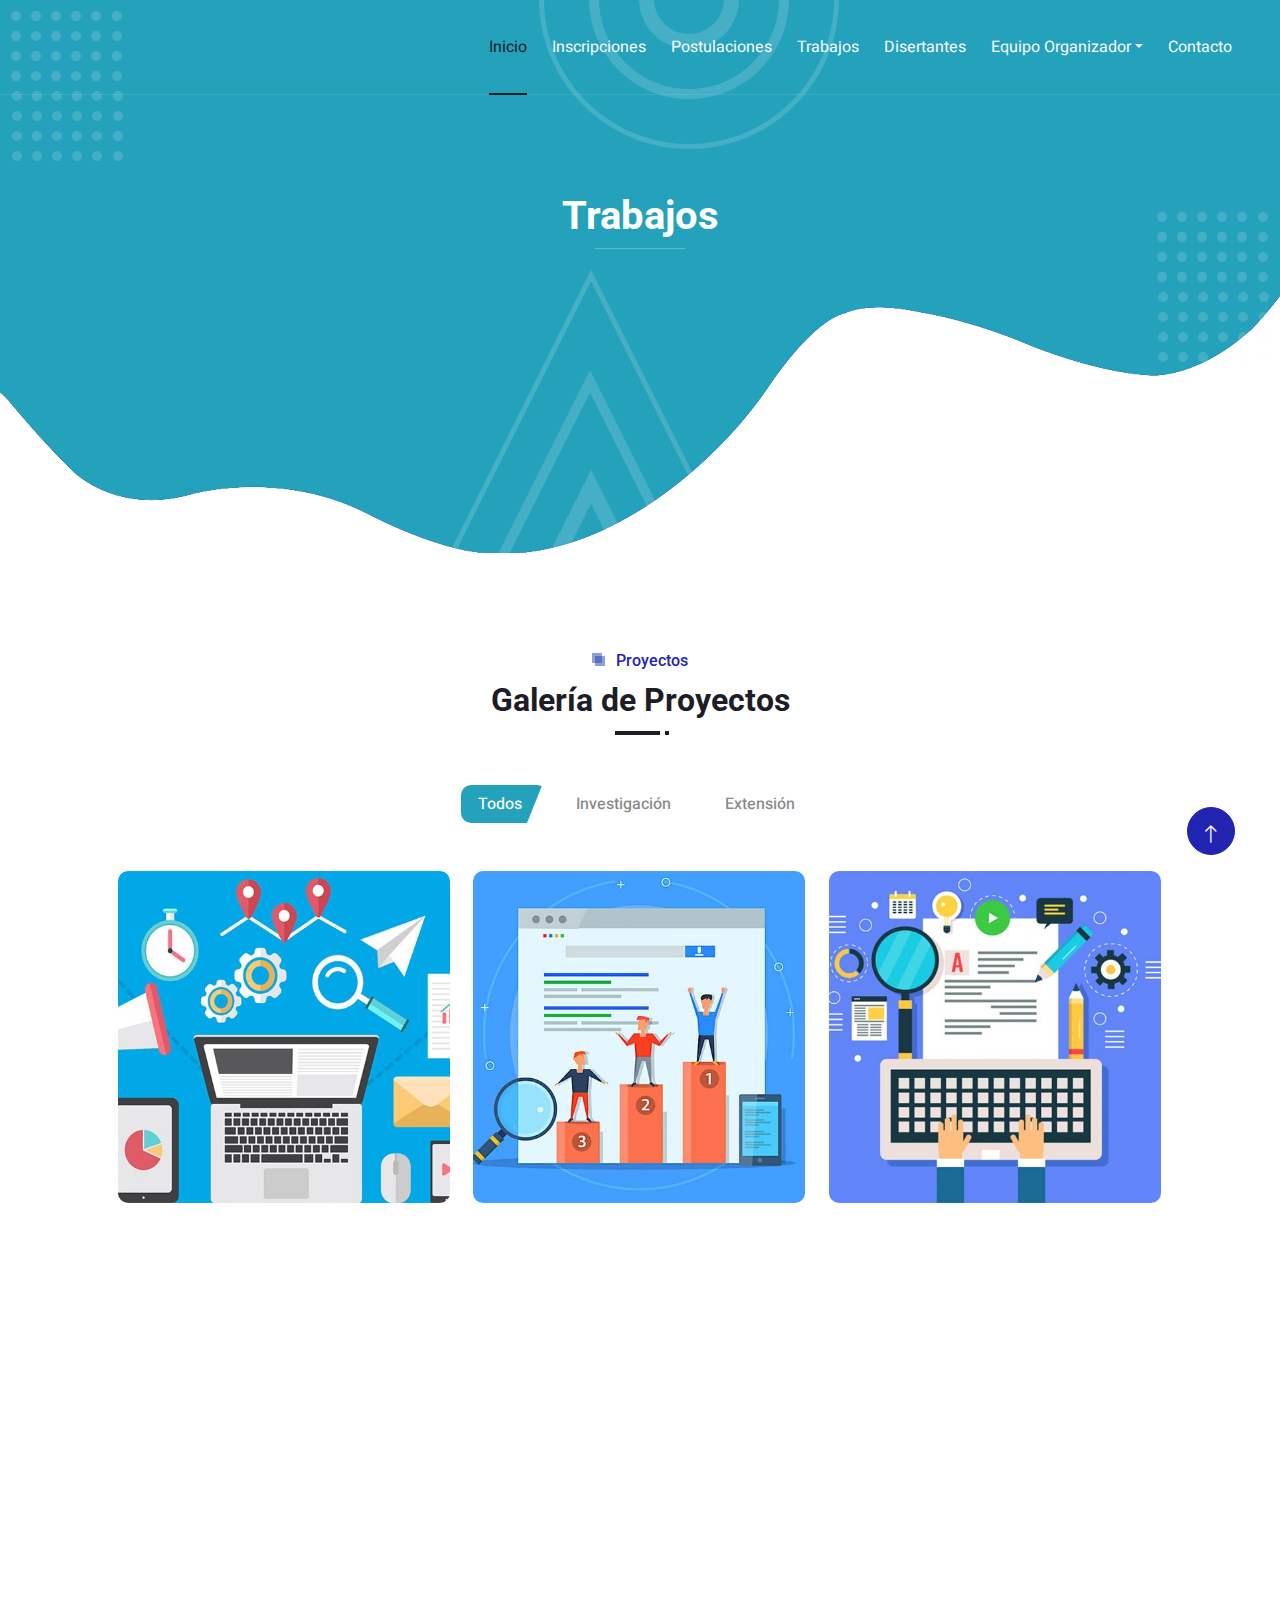
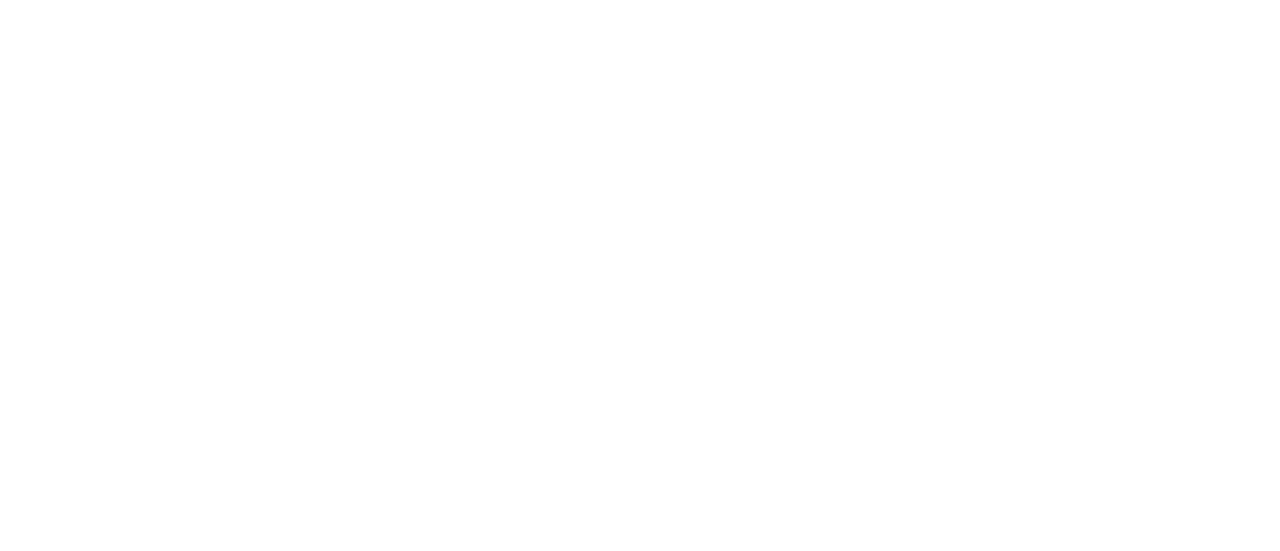
<file: trabajos.html>
<!DOCTYPE html>
<html lang="en">

<head>
    <meta charset="utf-8">
    <title>II Congreso Regional sobre Manejo Intregral a Personas con Discapacidad</title>
    <meta content="width=device-width, initial-scale=1.0" name="viewport">
    <meta content="" name="keywords">
    <meta content="" name="description">

    <!-- Favicon -->
    <link href="img/favicon.ico" rel="icon">

    <!-- Google Web Fonts -->
    <link rel="preconnect" href="https://fonts.googleapis.com">
    <link rel="preconnect" href="https://fonts.gstatic.com" crossorigin>
    <link href="https://fonts.googleapis.com/css2?family=Heebo:wght@400;500&family=Roboto:wght@400;500;700&display=swap" rel="stylesheet"> 

    <!-- Icon Font Stylesheet -->
    <link href="https://cdnjs.cloudflare.com/ajax/libs/font-awesome/5.10.0/css/all.min.css" rel="stylesheet">
    <link href="https://cdn.jsdelivr.net/npm/bootstrap-icons@1.4.1/font/bootstrap-icons.css" rel="stylesheet">

    <!-- Libraries Stylesheet -->
    <link href="lib/animate/animate.min.css" rel="stylesheet">
    <link href="lib/owlcarousel/assets/owl.carousel.min.css" rel="stylesheet">
    <link href="lib/lightbox/css/lightbox.min.css" rel="stylesheet">

    <!-- Customized Bootstrap Stylesheet -->
    <link href="css/bootstrap.min.css" rel="stylesheet">

    <!-- Template Stylesheet -->
    <link href="css/style.css" rel="stylesheet">
</head>

<body>
    <div class="container-xxl bg-white p-0">
        <!-- Spinner Start -->
        <div id="spinner" class="show bg-white position-fixed translate-middle w-100 vh-100 top-50 start-50 d-flex align-items-center justify-content-center">
            <div class="spinner-grow text-primary" style="width: 3rem; height: 3rem;" role="status">
                <span class="sr-only">Loading...</span>
            </div>
        </div>
        <!-- Spinner End -->

        <!-- Navbar & Hero Start -->
        <div class="container-xxl position-relative p-0">
            <nav class="navbar navbar-expand-lg navbar-light px-4 px-lg-5 py-3 py-lg-0">
                <a href="" class="navbar-brand p-0">
                </a>
                <button class="navbar-toggler" type="button" data-bs-toggle="collapse" data-bs-target="#navbarCollapse">
                    <span class="fa fa-bars"></span>
                </button>
                <div class="collapse navbar-collapse" id="navbarCollapse">
                    <div class="navbar-nav ms-auto py-0">
                        <a href="index.html" class="nav-item nav-link active">Inicio</a>
                        <a href="inscripciones.html" class="nav-item nav-link">Inscripciones</a>
                        <a href="postulaciones.html" class="nav-item nav-link">Postulaciones</a>
                        <a href="trabajos.html" class="nav-item nav-link">Trabajos</a>
                        <a href="disertantes.html" class="nav-item nav-link">Disertantes</a>
                        <div class="nav-item dropdown">
                            <a href="#" class="nav-link dropdown-toggle" data-bs-toggle="dropdown">Equipo Organizador</a>
                            <div class="dropdown-menu m-0">
                                <a href="https://medicina.uni.edu.py/" class="dropdown-item">Facultad de Medicina</a>
                                <a href="https://humanidades.uni.edu.py/" class="dropdown-item">Facultad de Humanidades</a>
                                <a href="https://uni.edu.py/" class="dropdown-item">Rectorado - UNI</a>
                            </div>
                        </div>
                        <a href="contacto.html" class="nav-item nav-link">Contacto</a>
                    </div>
                </div>
            </nav>

            <div class="container-xxl py-5 bg-primary hero-header mb-5">
                <div class="container my-5 py-5 px-lg-5">
                    <div class="row g-5 py-5">
                        <div class="col-12 text-center">
                            <h1 class="text-white animated zoomIn">Trabajos</h1>
                            <hr class="bg-white mx-auto mt-0" style="width: 90px;">
                        </div>
                    </div>
                </div>
            </div>
        </div>
        <!-- Navbar & Hero End -->

        <!-- Portfolio Start -->
        <div class="container-xxl py-5">
            <div class="container px-lg-5">
                <div class="section-title position-relative text-center mb-5 pb-2 wow fadeInUp" data-wow-delay="0.1s">
                    <h6 class="position-relative d-inline text-primary ps-4">Proyectos</h6>
                    <h2 class="mt-2">Galería de Proyectos</h2>
                </div>
                <div class="row mt-n2 wow fadeInUp" data-wow-delay="0.1s">
                    <div class="col-12 text-center">
                        <ul class="list-inline mb-5" id="portfolio-flters">
                            <li class="btn px-3 pe-4 active" data-filter="*">Todos</li>
                            <li class="btn px-3 pe-4" data-filter=".first">Investigación</li>
                            <li class="btn px-3 pe-4" data-filter=".second">Extensión</li>
                        </ul>
                    </div>
                </div>
                <div class="row g-4 portfolio-container">
                    <div class="col-lg-4 col-md-6 portfolio-item first wow zoomIn" data-wow-delay="0.1s">
                        <div class="position-relative rounded overflow-hidden">
                            <img class="img-fluid w-100" src="img/portfolio-1.jpg" alt="">
                            <div class="portfolio-overlay">
                                <a class="btn btn-light" href="img/portfolio-1.jpg" data-lightbox="portfolio"><i class="fa fa-plus fa-2x text-primary"></i></a>
                                <div class="mt-auto">
                                    <small class="text-white"><i class="fa fa-folder me-2"></i>Proyecto</small>
                                    <a class="h5 d-block text-white mt-1 mb-0" href="">Nombre del Proyecto</a>
                                </div>
                            </div>
                        </div>
                    </div>
                    <div class="col-lg-4 col-md-6 portfolio-item second wow zoomIn" data-wow-delay="0.3s">
                        <div class="position-relative rounded overflow-hidden">
                            <img class="img-fluid w-100" src="img/portfolio-2.jpg" alt="">
                            <div class="portfolio-overlay">
                                <a class="btn btn-light" href="img/portfolio-2.jpg" data-lightbox="portfolio"><i class="fa fa-plus fa-2x text-primary"></i></a>
                                <div class="mt-auto">
                                    <small class="text-white"><i class="fa fa-folder me-2"></i>Proyecto</small>
                                    <a class="h5 d-block text-white mt-1 mb-0" href="">Nombre del Proyecto</a>
                                </div>
                            </div>
                        </div>
                    </div>
                    <div class="col-lg-4 col-md-6 portfolio-item first wow zoomIn" data-wow-delay="0.6s">
                        <div class="position-relative rounded overflow-hidden">
                            <img class="img-fluid w-100" src="img/portfolio-3.jpg" alt="">
                            <div class="portfolio-overlay">
                                <a class="btn btn-light" href="img/portfolio-3.jpg" data-lightbox="portfolio"><i class="fa fa-plus fa-2x text-primary"></i></a>
                                <div class="mt-auto">
                                    <small class="text-white"><i class="fa fa-folder me-2"></i>Proyecto</small>
                                    <a class="h5 d-block text-white mt-1 mb-0" href="">Nombre del Proyecto</a>
                                </div>
                            </div>
                        </div>
                    </div>
                    <div class="col-lg-4 col-md-6 portfolio-item second wow zoomIn" data-wow-delay="0.1s">
                        <div class="position-relative rounded overflow-hidden">
                            <img class="img-fluid w-100" src="img/portfolio-4.jpg" alt="">
                            <div class="portfolio-overlay">
                                <a class="btn btn-light" href="img/portfolio-4.jpg" data-lightbox="portfolio"><i class="fa fa-plus fa-2x text-primary"></i></a>
                                <div class="mt-auto">
                                    <small class="text-white"><i class="fa fa-folder me-2"></i>Proyecto</small>
                                    <a class="h5 d-block text-white mt-1 mb-0" href="">Nombre del Proyecto</a>
                                </div>
                            </div>
                        </div>
                    </div>
                    <div class="col-lg-4 col-md-6 portfolio-item first wow zoomIn" data-wow-delay="0.3s">
                        <div class="position-relative rounded overflow-hidden">
                            <img class="img-fluid w-100" src="img/portfolio-5.jpg" alt="">
                            <div class="portfolio-overlay">
                                <a class="btn btn-light" href="img/portfolio-5.jpg" data-lightbox="portfolio"><i class="fa fa-plus fa-2x text-primary"></i></a>
                                <div class="mt-auto">
                                    <small class="text-white"><i class="fa fa-folder me-2"></i>Proyecto</small>
                                    <a class="h5 d-block text-white mt-1 mb-0" href="">Nombre del Proyecto</a>
                                </div>
                            </div>
                        </div>
                    </div>
                    <div class="col-lg-4 col-md-6 portfolio-item second wow zoomIn" data-wow-delay="0.6s">
                        <div class="position-relative rounded overflow-hidden">
                            <img class="img-fluid w-100" src="img/portfolio-6.jpg" alt="">
                            <div class="portfolio-overlay">
                                <a class="btn btn-light" href="img/portfolio-6.jpg" data-lightbox="portfolio"><i class="fa fa-plus fa-2x text-primary"></i></a>
                                <div class="mt-auto">
                                    <small class="text-white"><i class="fa fa-folder me-2"></i>Proyecto</small>
                                    <a class="h5 d-block text-white mt-1 mb-0" href="">Nombre del Proyecto</a>
                                </div>
                            </div>
                        </div>
                    </div>
                </div>
            </div>
        </div>
        <!-- Portfolio End -->
        

        <!-- Footer Start -->
        <div class="container-fluid bg-primary text-light footer mt-5 pt-5 wow fadeIn" data-wow-delay="0.1s">
            <div class="container py-5 px-lg-5">
                <div class="row g-5">
                    <div class="col-md-6 col-lg-3">
                        <h5 class="text-white mb-4">Contactanos</h5>
                        <p><i class="fa fa-map-marker-alt me-3"></i>
                            <a href="https://maps.google.com/maps?z=16&q=abg.%2Blorenzo%2Bzacar%C3%ADas%2Bn%C2%BA255%2Bc%2Fruta%2Bn%C2%BA1%2Bkm%2B2.5" 
                            target="_blank" rel="noopener noreferrer" style="color: white;">
                                Abg. Lorenzo Zacarías N° 255
                            </a>
                        </p>
                        <p><i class="fa fa-phone-alt me-3"></i>(+59571) 206990/1</p>
                        <p><i class="fa fa-envelope me-3"></i>Encarnación - Itapúa - Paraguay</p>
                        <div class="d-flex pt-2">
                            <a class="btn btn-outline-light btn-social" href=""><i class="fab fa-twitter"></i></a>
                            <a class="btn btn-outline-light btn-social" href=""><i class="fab fa-facebook-f"></i></a>
                            <a class="btn btn-outline-light btn-social" href=""><i class="fab fa-youtube"></i></a>
                            <a class="btn btn-outline-light btn-social" href=""><i class="fab fa-instagram"></i></a>
                        </div>
                    </div>
                    <div class="col-md-6 col-lg-3">
                        
                    </div>
                    <div class="col-md-6 col-lg-3">

                    </div>
                    <div class="col-md-6 col-lg-3">
                        <img class="img-fluid" src="img/Logo0.png" alt="Image">
                    </div>
                </div>
            </div>
            <div class="container px-lg-5">
                <div class="copyright">
                    <div class="row">
                        <div class="col-md-6 text-center text-md-start mb-3 mb-md-0">
                            &copy;<a>JDGCH</a>, Todos los Derechos Reservados. 
							
							<!--/*** This template is free as long as you keep the footer author’s credit link/attribution link/backlink. If you'd like to use the template without the footer author’s credit link/attribution link/backlink, you can purchase the Credit Removal License from "https://htmlcodex.com/credit-removal". Thank you for your support. ***/-->
							<a class="border-bottom" href="https://htmlcodex.com">HTML Codex</a>
                        </div>
                        <div class="col-md-6 text-center text-md-end">
                            <div class="footer-menu">
                                <a href="index.html">Inicio</a>
                                <a href="inscripciones.html">Inscripciones</a>
                                <a href="postulaciones.html">Postulaciones</a>
                                <a href="contacto.html">Contacto</a>
                            </div>
                        </div>
                    </div>
                </div>
            </div>
        </div>
        <!-- Footer End -->


        <!-- Back to Top -->
        <a href="#" class="btn btn-lg btn-primary btn-lg-square back-to-top pt-2"><i class="bi bi-arrow-up"></i></a>
    </div>

    <!-- JavaScript Libraries -->
    <script src="https://code.jquery.com/jquery-3.4.1.min.js"></script>
    <script src="https://cdn.jsdelivr.net/npm/bootstrap@5.0.0/dist/js/bootstrap.bundle.min.js"></script>
    <script src="lib/wow/wow.min.js"></script>
    <script src="lib/easing/easing.min.js"></script>
    <script src="lib/waypoints/waypoints.min.js"></script>
    <script src="lib/owlcarousel/owl.carousel.min.js"></script>
    <script src="lib/isotope/isotope.pkgd.min.js"></script>
    <script src="lib/lightbox/js/lightbox.min.js"></script>

    <!-- Template Javascript -->
    <script src="js/main.js"></script>
</body>

</html>
</file>
<file: css/style.css>
/********** Template CSS **********/
:root {
    --primary: #2124B1;
    --page: #25a2bb;
    --secondary: #4777F5;
    --light: #F7FAFF;
    --dark: #1D1D27;
}


/*** Spinner ***/
#spinner {
    opacity: 0;
    visibility: hidden;
    transition: opacity .5s ease-out, visibility 0s linear .5s;
    z-index: 99999;
}

#spinner.show {
    transition: opacity .5s ease-out, visibility 0s linear 0s;
    visibility: visible;
    opacity: 1;
}

.back-to-top {
    position: fixed;
    display: none;
    right: 45px;
    bottom: 45px;
    z-index: 99;
}


/*** Heading ***/
h1,
h2,
h3,
.fw-bold {
    font-weight: 700 !important;
}

h4,
h5,
h6,
.fw-medium {
    font-weight: 500 !important;
}


/*** Button ***/
.btn {
    font-weight: 500;
    transition: .5s;
}

.btn-square {
    width: 38px;
    height: 38px;
}

.btn-sm-square {
    width: 32px;
    height: 32px;
}

.btn-lg-square {
    width: 48px;
    height: 48px;
}

.btn-square,
.btn-sm-square,
.btn-lg-square {
    padding: 0;
    display: flex;
    align-items: center;
    justify-content: center;
    font-weight: normal;
    border-radius: 50px;
}

/*** Navbar ***/
.navbar-light .navbar-nav .nav-link {
    position: relative;
    margin-left: 25px;
    padding: 35px 0;
    color: var(--light) !important;
    outline: none;
    transition: .5s;
}

.sticky-top.navbar-light .navbar-nav .nav-link {
    padding: 20px 0;
    color: var(--dark) !important;
}

.navbar-light .navbar-nav .nav-link:hover,
.navbar-light .navbar-nav .nav-link.active {
    color: var(--dark) !important;
}

.navbar-light .navbar-brand h1 {
    color: #FFFFFF;
}

.navbar-light .navbar-brand img {
    max-height: 60px;
    transition: .5s;
}

.sticky-top.navbar-light .navbar-brand img {
    max-height: 45px;
}

@media (max-width: 991.98px) {
    .sticky-top.navbar-light {
        position: relative;
        background: #FFFFFF;
    }

    .navbar-light .navbar-collapse {
        margin-top: 15px;
        border-top: 1px solid #DDDDDD;
    }

    .navbar-light .navbar-nav .nav-link,
    .sticky-top.navbar-light .navbar-nav .nav-link {
        padding: 10px 0;
        margin-left: 0;
        color: var(--dark) !important;
    }

    .navbar-light .navbar-brand h1 {
        color: var(--primary);
    }

    .navbar-light .navbar-brand img {
        max-height: 45px;
    }
}

@media (min-width: 992px) {
    .navbar-light {
        position: absolute;
        width: 100%;
        top: 0;
        left: 0;
        border-bottom: 1px solid rgba(256, 256, 256, .1);
        z-index: 999;
    }
    
    .sticky-top.navbar-light {
        position: fixed;
        background: #FFFFFF;
    }

    .navbar-light .navbar-nav .nav-link::before {
        position: absolute;
        content: "";
        width: 0;
        height: 2px;
        bottom: -1px;
        left: 50%;
        background: var(--dark);
        transition: .5s;
    }

    .navbar-light .navbar-nav .nav-link:hover::before,
    .navbar-light .navbar-nav .nav-link.active::before {
        width: 100%;
        left: 0;
    }

    .navbar-light .navbar-nav .nav-link.nav-contact::before {
        display: none;
    }

    .sticky-top.navbar-light .navbar-brand h1 {
        color: var(--primary);
    }
}


/*** Hero Header ***/
.hero-header {
    background:
        url(../img/bg-dot.png),
        url(../img/bg-dot.png),
        url(../img/bg-round.png),
        url(../img/bg-tree.png),
        url(../img/bg-bottom-hero.png);
    background-position:
        10px 10px,
        bottom 190px right 10px,
        left 55% top -1px,
        left 45% bottom -1px,
        center bottom -1px;
    background-repeat: no-repeat;
}


/*** Section Title ***/
.section-title::before {
    position: absolute;
    content: "";
    width: 45px;
    height: 4px;
    bottom: 0;
    left: 0;
    background: var(--dark);
}

.section-title::after {
    position: absolute;
    content: "";
    width: 4px;
    height: 4px;
    bottom: 0;
    left: 50px;
    background: var(--dark);
}

.section-title.text-center::before {
    left: 50%;
    margin-left: -25px;
}

.section-title.text-center::after {
    left: 50%;
    margin-left: 25px;
}

.section-title h6::before,
.section-title h6::after {
    position: absolute;
    content: "";
    width: 10px;
    height: 10px;
    top: 2px;
    left: 0;
    background: rgba(33, 66, 177, .5);
}

.section-title h6::after {
    top: 5px;
    left: 3px;
}


/*** Service ***/
.service-item {
    position: relative;
    height: 350px;
    padding: 30px 25px;
    background: #FFFFFF;
    box-shadow: 0 0 45px rgba(0, 0, 0, .08);
    transition: .5s;
}

.service-item:hover {
    background: var(--page);
}

.service-item .service-icon {
    margin: 0 auto 20px auto;
    width: 90px;
    height: 90px;
    display: flex;
    align-items: center;
    justify-content: center;
    color: var(--light);
    background: url(../img/icon-shape-primary.png) center center no-repeat;
    transition: .5s;
}

.service-item:hover .service-icon {
    color: var(--primary);
    background: url(../img/icon-shape-white.png);
}

.service-item h5,
.service-item p {
    transition: .5s;
}

.service-item:hover h5,
.service-item:hover p {
    color: var(--light);
}

.service-item a.btn {
    position: relative;
    display: flex;
    color: var(--primary);
    transition: .5s;
    z-index: 1;
}

.service-item:hover a.btn {
    color: var(--primary);
}

.service-item a.btn::before {
    position: absolute;
    content: "";
    width: 35px;
    height: 35px;
    top: 0;
    left: 0;
    border-radius: 35px;
    background: #DDDDDD;
    transition: .5s;
    z-index: -1;
}

.service-item:hover a.btn::before {
    width: 100%;
    background: var(--light);
}


/*** Testimonial ***/
.newsletter,
.testimonial {
    background:
        url(../img/bg-top.png),
        url(../img/bg-bottom.png);
    background-position:
        left top,
        right bottom;
    background-repeat: no-repeat;
}

.testimonial-carousel .owl-item .testimonial-item,
.testimonial-carousel .owl-item.center .testimonial-item * {
    transition: .5s;
}

.testimonial-carousel .owl-item.center .testimonial-item {
    background: var(--light) !important;
    border-color: var(--light);
}

.testimonial-carousel .owl-item.center .testimonial-item * {
    color: #888888;
}

.testimonial-carousel .owl-item.center .testimonial-item i {
    color: var(--primary) !important;
}

.testimonial-carousel .owl-item.center .testimonial-item h6 {
    color: var(--dark) !important;
}


/*** Team ***/
.team-item {
    position: relative;
    transition: .5s;
    z-index: 1;
}

.team-item::after {
    position: absolute;
    content: "";
    top: 3rem;
    right: 3rem;
    bottom: 0;
    left: 0;
    border-radius: 10px;
    background: #FFFFFF;
    box-shadow: 0 0 45px rgba(0, 0, 0, .1);
    transition: .5s;
    z-index: -1;
}

.team-item:hover::after {
    background: var(--page);
}

.team-item h5,
.team-item small {
    transition: .5s;
}

.team-item:hover h5,
.team-item:hover small {
    color: var(--light);
}

.team-item:hover p {
    color: var(--light);
}

/*** Project Portfolio ***/
#portfolio-flters .btn {
    position: relative;
    display: inline-block;
    margin: 10px 4px 0 4px;
    transition: .5s;
}

#portfolio-flters .btn::after {
    position: absolute;
    content: "";
    right: -1px;
    bottom: -1px;
    border-left: 20px solid transparent;
    border-right: 0 solid transparent;
    border-bottom: 50px solid #FFFFFF;
}

#portfolio-flters .btn:hover,
#portfolio-flters .btn.active {
    color: var(--light);
    background: var(--page);
}

.portfolio-overlay {
    position: absolute;
    display: flex;
    flex-direction: column;
    justify-content: center;
    width: 100%;
    height: 100%;
    padding: 30px;
    top: 0;
    left: 0;
    background: var(--page);
    transition: .5s;
    z-index: 1;
    opacity: 0;
}

.portfolio-item:hover .portfolio-overlay {
    opacity: 1;
}

.portfolio-item .btn {
    position: absolute;
    width: 90px;
    height: 90px;
    top: 0px;
    right: 0px;
    display: flex;
    align-items: center;
    justify-content: center;
    background: url(../img/icon-shape-white.png) center center no-repeat;
    border: none;
    transition: .5s;
    opacity: 0;
    z-index: 2;
}

.portfolio-item:hover .btn {
    opacity: 1;
    transition-delay: .15s;
}

/*** form de contacto ***/
.form input:required~label::after {
    content: " *";
    color: red;
    font-weight: bold;
}

.form textarea:required~label::after {
    content: " *";
    color: red;
    font-weight: bold;
}

#correo {
    opacity: 0;
    cursor: not-allowed;
    pointer-events: none;
}

/*** Footer ***/
.footer {
    background: url(../img/footer.png) center center no-repeat;
    background-size: contain;
}

.footer .btn.btn-social {
    margin-right: 5px;
    width: 40px;
    height: 40px;
    display: flex;
    align-items: center;
    justify-content: center;
    color: var(--light);
    border: 1px solid rgba(256, 256, 256, .1);
    border-radius: 40px;
    transition: .3s;
}

.footer .btn.btn-social:hover {
    color: var(--primary);
}

.footer .btn.btn-link {
    display: block;
    margin-bottom: 10px;
    padding: 0;
    text-align: left;
    color: var(--light);
    font-weight: normal;
    transition: .3s;
}

.footer .btn.btn-link::before {
    position: relative;
    content: "\f105";
    font-family: "Font Awesome 5 Free";
    font-weight: 900;
    margin-right: 10px;
}

.footer .btn.btn-link:hover {
    letter-spacing: 1px;
    box-shadow: none;
}

.footer .copyright {
    padding: 25px 0;
    font-size: 14px;
    border-top: 1px solid rgba(256, 256, 256, .1);
}

.footer .copyright a {
    color: var(--light);
}

.footer .footer-menu a {
    margin-right: 15px;
    padding-right: 15px;
    border-right: 1px solid rgba(255, 255, 255, .1);
}

.footer .footer-menu a:last-child {
    margin-right: 0;
    padding-right: 0;
    border-right: none;
}
</file>
